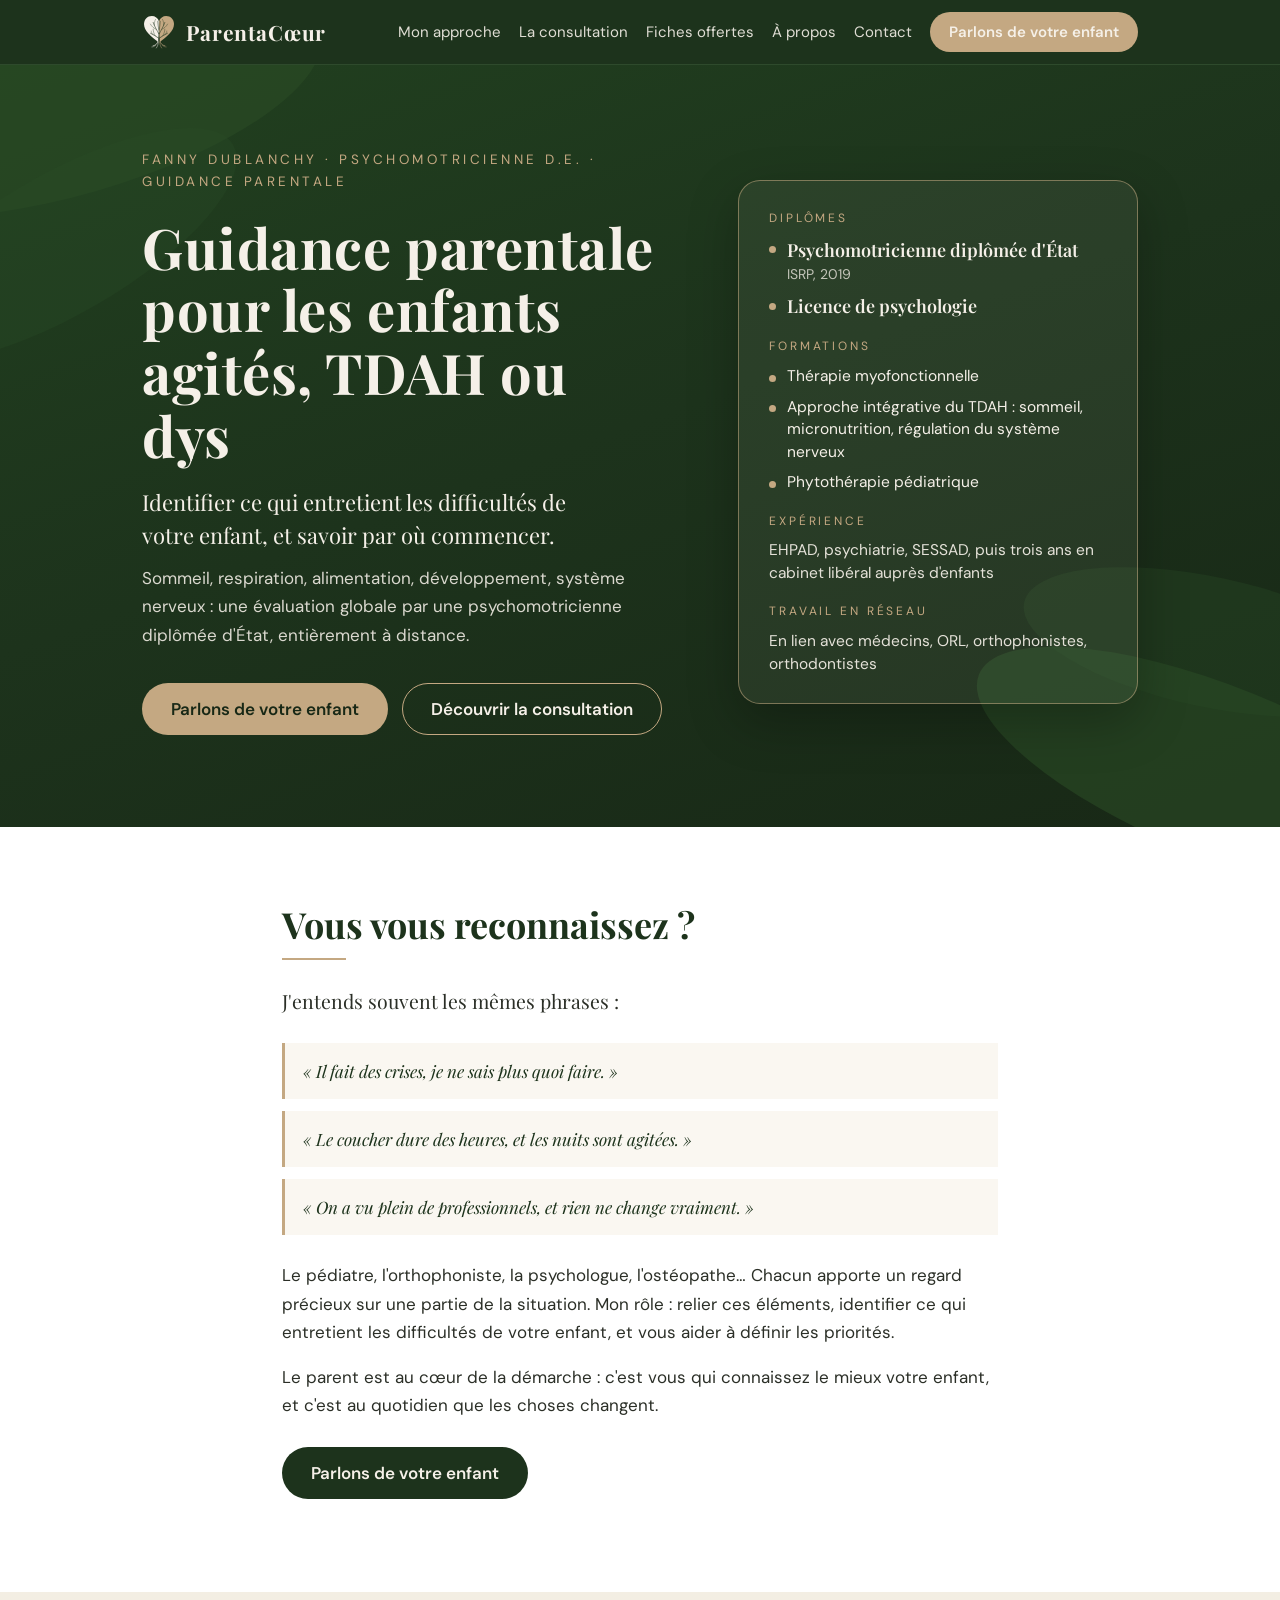
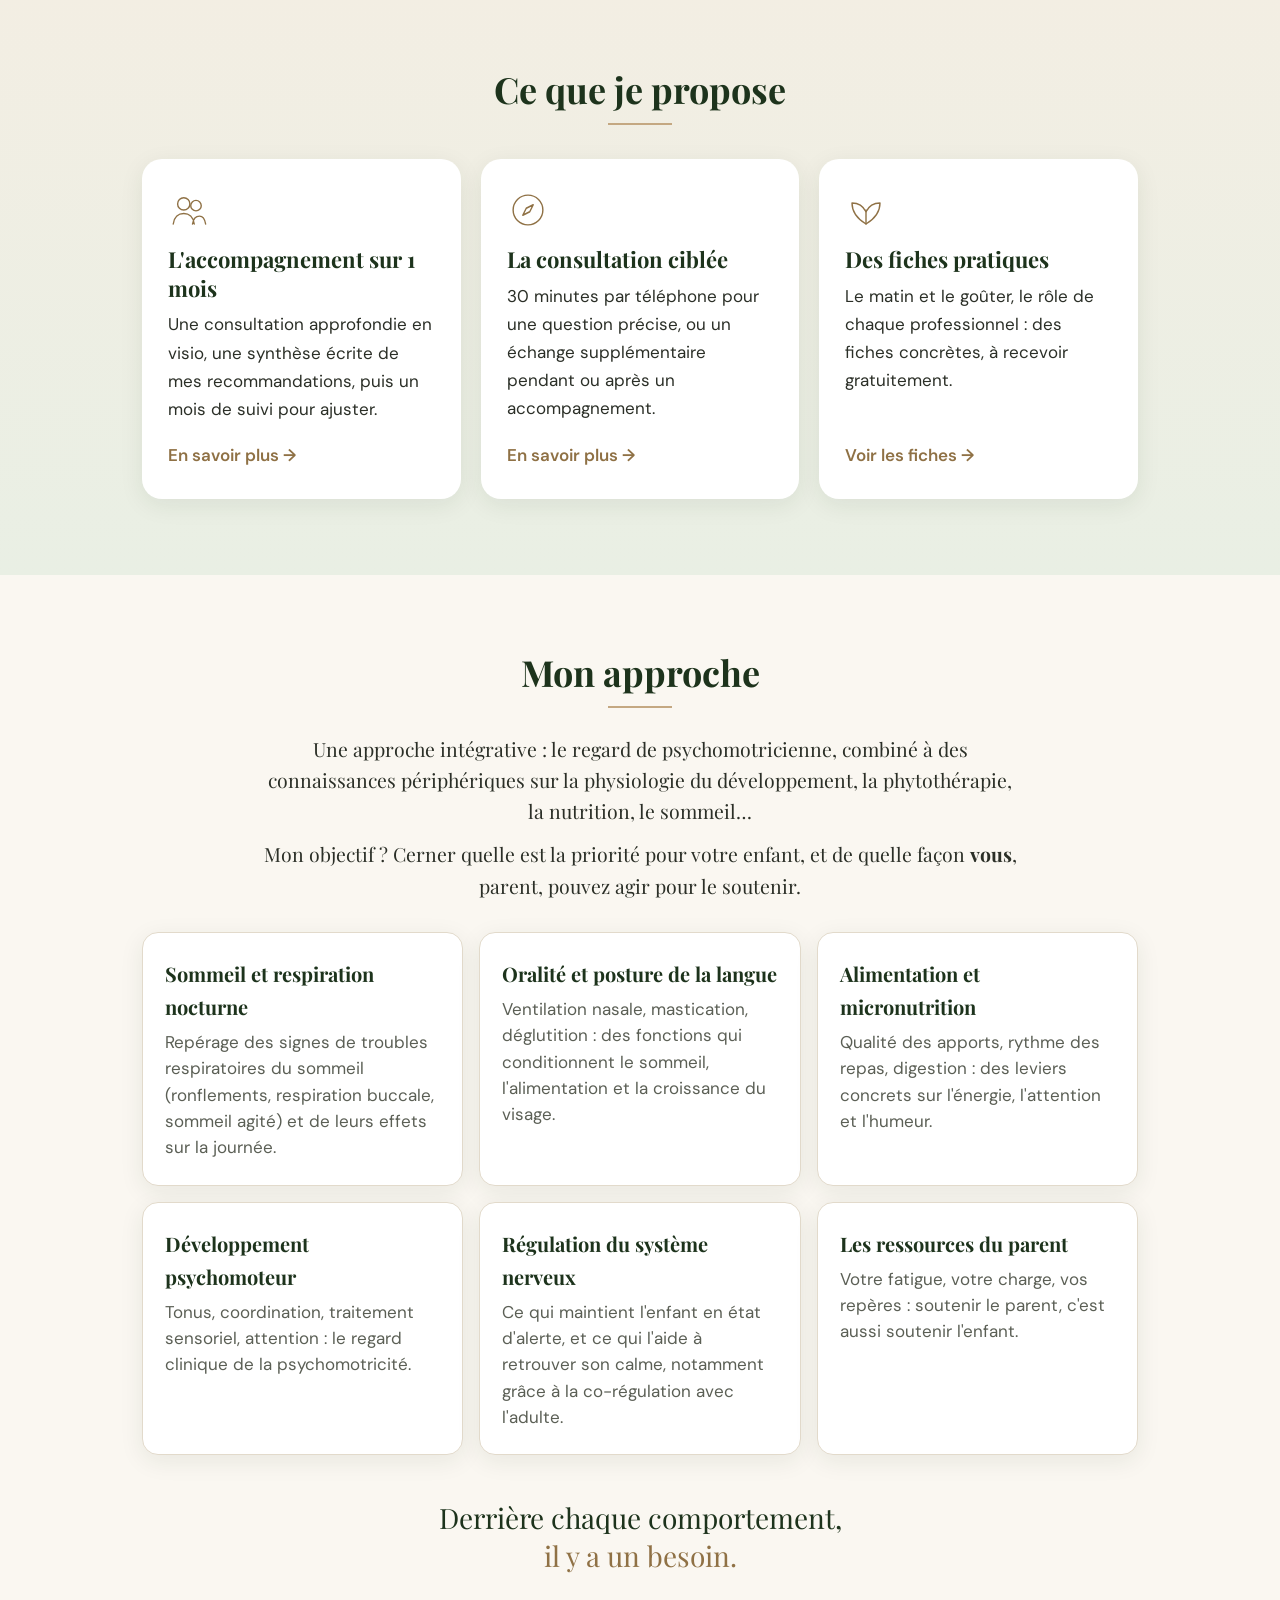
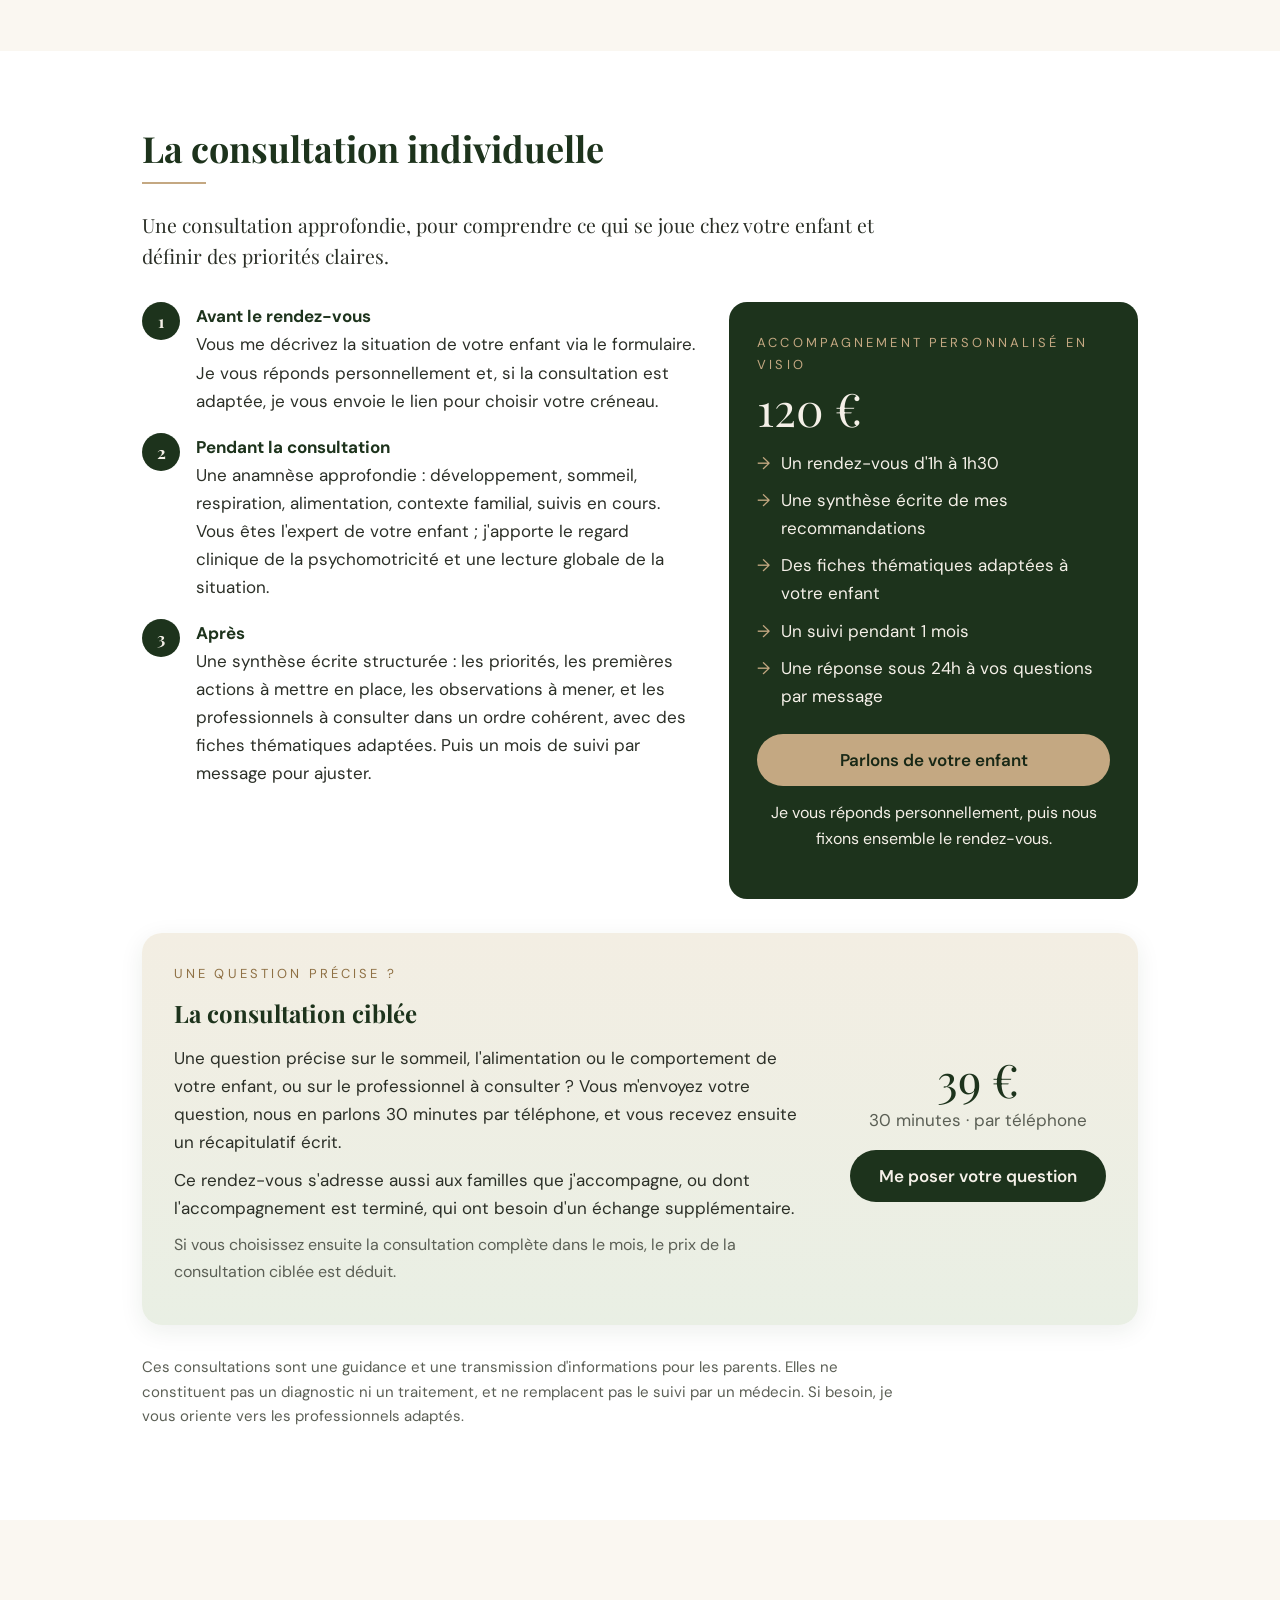
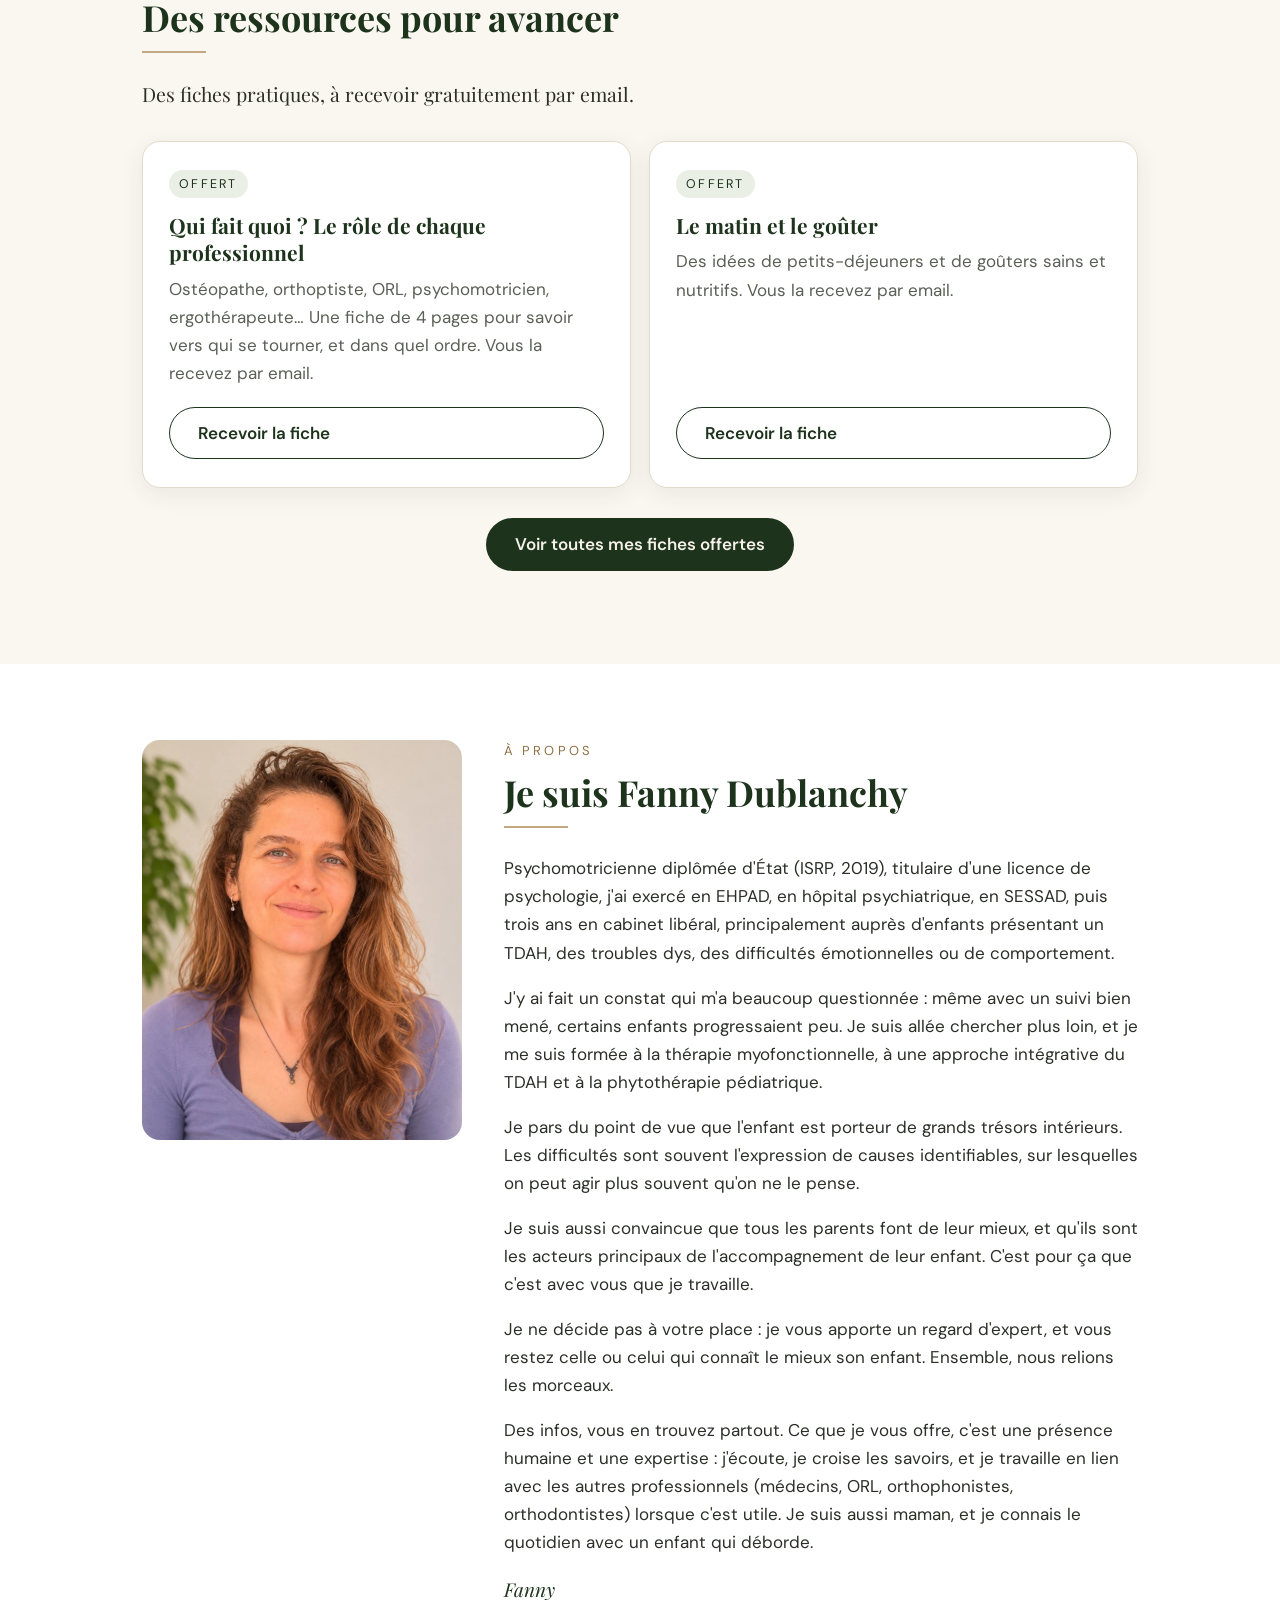
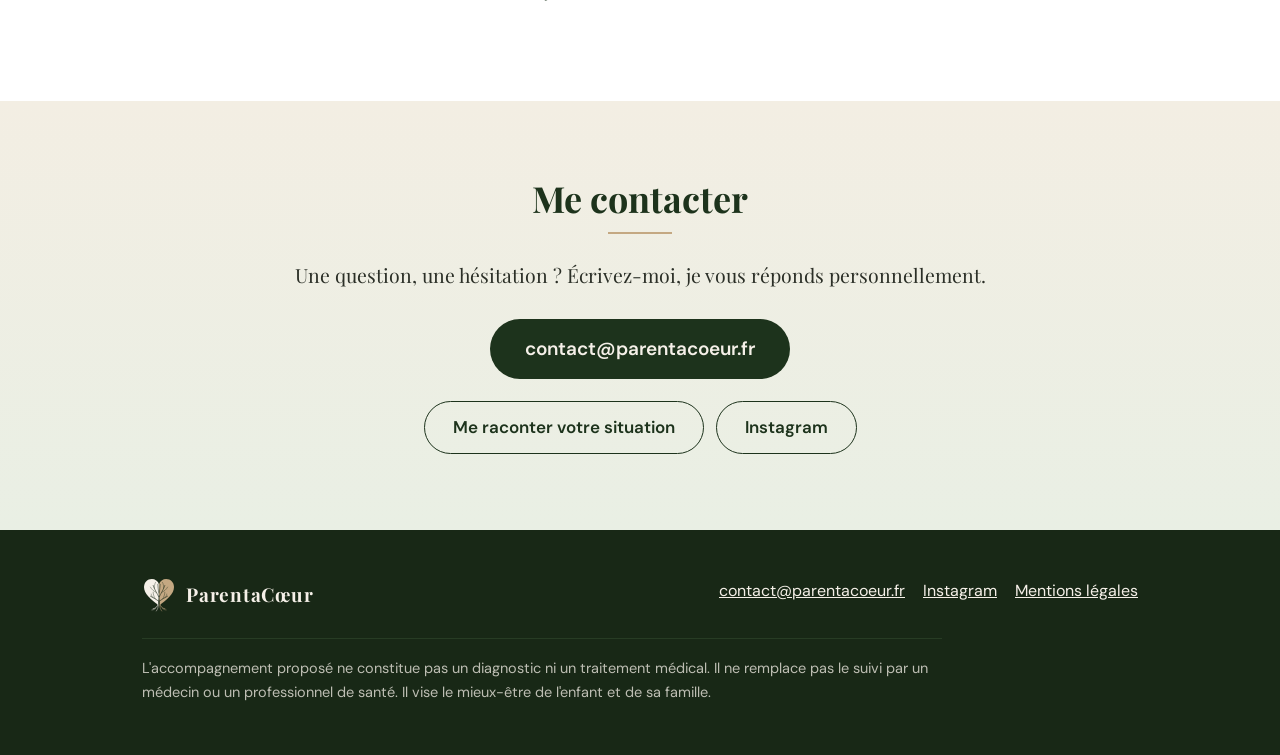
<file: index.html>
<!doctype html>
<html lang="fr">
<head>
<meta charset="utf-8">
<meta name="viewport" content="width=device-width, initial-scale=1">
<title>ParentaCœur · Guidance parentale par une psychomotricienne diplômée d'État</title>
<meta name="description" content="Fanny Dublanchy, psychomotricienne diplômée d'État, licence de psychologie. Guidance parentale à distance pour les enfants agités, TDAH ou dys : sommeil, respiration, alimentation, système nerveux.">
<link rel="icon" type="image/png" href="assets/favicon.png">
<link rel="preconnect" href="https://fonts.googleapis.com">
<link rel="preconnect" href="https://fonts.gstatic.com" crossorigin>
<link rel="stylesheet" href="https://fonts.googleapis.com/css2?family=DM+Sans:wght@400;500;700&family=Playfair+Display:ital,wght@0,500;0,600;1,500&display=swap">
<link rel="stylesheet" href="style.css">
</head>
<body>

<!-- Logo : le cœur et l'arbre de vie, réutilisé dans la barre et le pied de page -->
<svg width="0" height="0" style="position:absolute" aria-hidden="true">
  <defs>
    <mask id="arbre" maskUnits="userSpaceOnUse" x="0" y="0" width="1024" height="1024">
      <rect width="1024" height="1024" fill="#fff"/>
      <path d="M497,616 C505,560 508,480 510,400 L514,400 C516,480 519,560 527,616 Z" fill="#000"/>
      <path d="M512,405 L512,290" stroke="#000" stroke-width="6" stroke-linecap="round" fill="none"/>
      <g id="branches" fill="none" stroke="#000" stroke-linecap="round">
        <path d="M507,548 C474,522 432,502 390,478" stroke-width="9"/>
        <path d="M458,514 C440,490 430,456 428,420" stroke-width="5.5"/>
        <path d="M424,494 C410,482 402,466 400,446" stroke-width="5"/>
        <path d="M509,486 C486,440 452,392 428,322" stroke-width="8"/>
        <path d="M470,420 C440,408 408,384 388,346" stroke-width="5.5"/>
        <path d="M446,366 C442,334 448,302 462,278" stroke-width="5"/>
        <path d="M511,430 C502,392 494,352 490,306" stroke-width="5"/>
      </g>
      <use href="#branches" transform="translate(1024 0) scale(-1 1)"/>
    </mask>
    <symbol id="logo" viewBox="280 215 464 490">
      <g mask="url(#arbre)">
        <path d="M512,612 C392,522 296,446 296,346 C296,276 346,228 408,228 C456,228 496,258 512,300 Z" fill="#f5f0e8"/>
        <path d="M512,612 C632,522 728,446 728,346 C728,276 678,228 616,228 C568,228 528,258 512,300 Z" fill="#c4a882"/>
      </g>
      <g id="racines" fill="none" stroke="#f5f0e8" stroke-linecap="round">
        <path d="M498,590 C492,628 470,650 426,660" stroke-width="9"/>
        <path d="M462,654 C446,668 428,676 408,676" stroke-width="5"/>
        <path d="M502,604 C500,640 492,664 474,690" stroke-width="6.5"/>
      </g>
      <g fill="none" stroke="#c4a882" stroke-linecap="round" transform="translate(1024 0) scale(-1 1)">
        <path d="M498,590 C492,628 470,650 426,660" stroke-width="9"/>
        <path d="M462,654 C446,668 428,676 408,676" stroke-width="5"/>
        <path d="M502,604 C500,640 492,664 474,690" stroke-width="6.5"/>
      </g>
    </symbol>
  </defs>
</svg>

<header class="barre">
  <div class="contenu">
    <a class="marque" href="#accueil"><svg role="img" aria-label="Logo ParentaCœur"><use href="#logo"/></svg>ParentaCœur</a>
    <nav class="menu" aria-label="Menu principal">
      <a href="#approche">Mon approche</a>
      <a href="#consultation">La consultation</a>
      <a href="fiches.html">Fiches offertes</a>
      <a href="#a-propos">À propos</a>
      <a href="#contact">Contact</a>
      <a class="bouton bouton-or petit" href="https://tally.so/r/Zje2yz" target="_blank" rel="noopener">Parlons de votre enfant</a>
    </nav>
  </div>
</header>

<main>

<section class="accueil" id="accueil">
  <span class="feuille f1"></span><span class="feuille f2"></span><span class="feuille f3"></span><span class="feuille f4"></span>
  <div class="contenu accueil-grille">
    <div class="accueil-texte">
      <p class="surtitre">Fanny Dublanchy · Psychomotricienne D.E. · Guidance parentale</p>
      <h1>Guidance parentale pour les enfants agités, TDAH ou dys</h1>
      <p class="accroche">Identifier ce qui entretient les difficultés de votre enfant, et savoir par où commencer.</p>
      <p class="sous-accroche">Sommeil, respiration, alimentation, développement, système nerveux : une évaluation globale par une psychomotricienne diplômée d'État, entièrement à distance.</p>
      <div class="actions">
        <a class="bouton bouton-or" href="https://tally.so/r/Zje2yz" target="_blank" rel="noopener">Parlons de votre enfant</a>
        <a class="bouton bouton-contour" href="#consultation">Découvrir la consultation</a>
      </div>
    </div>
    <aside class="carte-titres" aria-label="Diplômes et formations">
      <p class="label">Diplômes</p>
      <ul>
        <li><strong>Psychomotricienne diplômée d'État</strong><span>ISRP, 2019</span></li>
        <li><strong>Licence de psychologie</strong></li>
      </ul>
      <p class="label">Formations</p>
      <ul>
        <li>Thérapie myofonctionnelle</li>
        <li>Approche intégrative du TDAH : sommeil, micronutrition, régulation du système nerveux</li>
        <li>Phytothérapie pédiatrique</li>
      </ul>
      <p class="label">Expérience</p>
      <p>EHPAD, psychiatrie, SESSAD, puis trois ans en cabinet libéral auprès d'enfants</p>
      <p class="label">Travail en réseau</p>
      <p>En lien avec médecins, ORL, orthophonistes, orthodontistes</p>
    </aside>
  </div>
</section>

<section class="clair">
  <div class="contenu etroit">
    <h2>Vous vous reconnaissez ?</h2>
    <div class="filet"></div>
    <p class="chapeau">J'entends souvent les mêmes phrases :</p>
    <ul class="reconnaitre">
      <li>« Il fait des crises, je ne sais plus quoi faire. »</li>
      <li>« Le coucher dure des heures, et les nuits sont agitées. »</li>
      <li>« On a vu plein de professionnels, et rien ne change vraiment. »</li>
    </ul>
    <p style="margin-top:26px">Le pédiatre, l'orthophoniste, la psychologue, l'ostéopathe… Chacun apporte un regard précieux sur une partie de la situation. Mon rôle : relier ces éléments, identifier ce qui entretient les difficultés de votre enfant, et vous aider à définir les priorités.</p>
    <p>Le parent est au cœur de la démarche : c'est vous qui connaissez le mieux votre enfant, et c'est au quotidien que les choses changent.</p>
    <p style="margin-top:28px"><a class="bouton bouton-vert" href="https://tally.so/r/Zje2yz" target="_blank" rel="noopener">Parlons de votre enfant</a></p>
  </div>
</section>

<section class="teinte" id="propositions">
  <div class="contenu">
    <div class="centre">
      <h2>Ce que je propose</h2>
      <div class="filet"></div>
    </div>
    <div class="cartes">
      <a class="carte" href="#consultation">
        <svg class="icone" viewBox="0 0 48 48" aria-hidden="true"><circle cx="18" cy="17" r="7"/><circle cx="32" cy="19" r="6"/><path d="M6 40c1-8 6-12 12-12s11 4 12 12M28 40c1-6 4-9 8-9s6 3 7 9"/></svg>
        <h3>L'accompagnement sur 1 mois</h3>
        <p>Une consultation approfondie en visio, une synthèse écrite de mes recommandations, puis un mois de suivi pour ajuster.</p>
        <span class="carte-lien">En savoir plus →</span>
      </a>
      <a class="carte" href="#boussole">
        <svg class="icone" viewBox="0 0 48 48" aria-hidden="true"><circle cx="24" cy="24" r="17"/><path d="M30 18l-4 8-8 4 4-8z"/></svg>
        <h3>La consultation ciblée</h3>
        <p>30 minutes par téléphone pour une question précise, ou un échange supplémentaire pendant ou après un accompagnement.</p>
        <span class="carte-lien">En savoir plus →</span>
      </a>
      <a class="carte" href="fiches.html">
        <svg class="icone" viewBox="0 0 48 48" aria-hidden="true"><path d="M24 40C14 34 8 26 8 16c8 0 13 4 16 10 3-6 8-10 16-10 0 10-6 18-16 24z"/><path d="M24 40V24"/></svg>
        <h3>Des fiches pratiques</h3>
        <p>Le matin et le goûter, le rôle de chaque professionnel : des fiches concrètes, à recevoir gratuitement.</p>
        <span class="carte-lien">Voir les fiches →</span>
      </a>
    </div>
  </div>
</section>

<section id="approche">
  <div class="contenu">
    <div class="centre">
      <h2>Mon approche</h2>
      <div class="filet"></div>
      <p class="chapeau etroit" style="margin:0 auto 12px">Une approche intégrative : le regard de psychomotricienne, combiné à des connaissances périphériques sur la physiologie du développement, la phytothérapie, la nutrition, le sommeil…</p>
      <p class="chapeau etroit" style="margin:0 auto">Mon objectif ? Cerner quelle est la priorité pour votre enfant, et de quelle façon <strong>vous</strong>, parent, pouvez agir pour le soutenir.</p>
    </div>
    <div class="piliers">
      <div class="pilier"><h3>Sommeil et respiration nocturne</h3><p>Repérage des signes de troubles respiratoires du sommeil (ronflements, respiration buccale, sommeil agité) et de leurs effets sur la journée.</p></div>
      <div class="pilier"><h3>Oralité et posture de la langue</h3><p>Ventilation nasale, mastication, déglutition : des fonctions qui conditionnent le sommeil, l'alimentation et la croissance du visage.</p></div>
      <div class="pilier"><h3>Alimentation et micronutrition</h3><p>Qualité des apports, rythme des repas, digestion : des leviers concrets sur l'énergie, l'attention et l'humeur.</p></div>
      <div class="pilier"><h3>Développement psychomoteur</h3><p>Tonus, coordination, traitement sensoriel, attention : le regard clinique de la psychomotricité.</p></div>
      <div class="pilier"><h3>Régulation du système nerveux</h3><p>Ce qui maintient l'enfant en état d'alerte, et ce qui l'aide à retrouver son calme, notamment grâce à la co-régulation avec l'adulte.</p></div>
      <div class="pilier"><h3>Les ressources du parent</h3><p>Votre fatigue, votre charge, vos repères : soutenir le parent, c'est aussi soutenir l'enfant.</p></div>
    </div>
    <p class="citation">Derrière chaque comportement, <span>il y a un besoin.</span></p>
  </div>
</section>

<section class="clair" id="consultation">
  <div class="contenu">
    <h2>La consultation individuelle</h2>
    <div class="filet"></div>
    <p class="chapeau etroit">Une consultation approfondie, pour comprendre ce qui se joue chez votre enfant et définir des priorités claires.</p>
    <div class="offre">
      <ol class="etapes">
        <li><strong>Avant le rendez-vous</strong>Vous me décrivez la situation de votre enfant via le formulaire. Je vous réponds personnellement et, si la consultation est adaptée, je vous envoie le lien pour choisir votre créneau.</li>
        <li><strong>Pendant la consultation</strong>Une anamnèse approfondie : développement, sommeil, respiration, alimentation, contexte familial, suivis en cours. Vous êtes l'expert de votre enfant ; j'apporte le regard clinique de la psychomotricité et une lecture globale de la situation.</li>
        <li><strong>Après</strong>Une synthèse écrite structurée : les priorités, les premières actions à mettre en place, les observations à mener, et les professionnels à consulter dans un ordre cohérent, avec des fiches thématiques adaptées. Puis un mois de suivi par message pour ajuster.</li>
      </ol>
      <aside class="carte-offre">
        <p class="label">Accompagnement personnalisé en visio</p>
        <p class="prix">120 €</p>
        <ul>
          <li>Un rendez-vous d'1h à 1h30</li>
          <li>Une synthèse écrite de mes recommandations</li>
          <li>Des fiches thématiques adaptées à votre enfant</li>
          <li>Un suivi pendant 1 mois</li>
          <li>Une réponse sous 24h à vos questions par message</li>
        </ul>
        <a class="bouton bouton-or" href="https://tally.so/r/Zje2yz" target="_blank" rel="noopener">Parlons de votre enfant</a>
        <p class="lien-doux">Je vous réponds personnellement, puis nous fixons ensemble le rendez-vous.</p>
      </aside>
    </div>
    <div class="boussole" id="boussole">
      <div>
        <p class="label">Une question précise ?</p>
        <h3>La consultation ciblée</h3>
        <p>Une question précise sur le sommeil, l'alimentation ou le comportement de votre enfant, ou sur le professionnel à consulter ? Vous m'envoyez votre question, nous en parlons 30 minutes par téléphone, et vous recevez ensuite un récapitulatif écrit.</p>
        <p>Ce rendez-vous s'adresse aussi aux familles que j'accompagne, ou dont l'accompagnement est terminé, qui ont besoin d'un échange supplémentaire.</p>
        <p class="boussole-note">Si vous choisissez ensuite la consultation complète dans le mois, le prix de la consultation ciblée est déduit.</p>
      </div>
      <div class="boussole-prix">
        <p class="prix">39 €</p>
        <p>30 minutes · par téléphone</p>
        <a class="bouton bouton-vert" href="https://tally.so/r/Zje2yz" target="_blank" rel="noopener">Me poser votre question</a>
      </div>
    </div>
    <p style="margin-top:30px;font-size:15px;color:var(--texte-doux)" class="etroit">Ces consultations sont une guidance et une transmission d'informations pour les parents. Elles ne constituent pas un diagnostic ni un traitement, et ne remplacent pas le suivi par un médecin. Si besoin, je vous oriente vers les professionnels adaptés.</p>
  </div>
</section>

<section id="ressources">
  <div class="contenu">
    <h2>Des ressources pour avancer</h2>
    <div class="filet"></div>
    <p class="chapeau etroit">Des fiches pratiques, à recevoir gratuitement par email.</p>
    <div class="ressources">
      <article class="ressource">
        <span class="etiquette offert">Offert</span>
        <h3>Qui fait quoi ? Le rôle de chaque professionnel</h3>
        <p>Ostéopathe, orthoptiste, ORL, psychomotricien, ergothérapeute… Une fiche de 4 pages pour savoir vers qui se tourner, et dans quel ordre. Vous la recevez par email.</p>
        <a class="bouton bouton-contour-vert" href="https://30d179c1.sibforms.com/serve/[base64]" target="_blank" rel="noopener">Recevoir la fiche</a>
      </article>
      <article class="ressource">
        <span class="etiquette offert">Offert</span>
        <h3>Le matin et le goûter</h3>
        <p>Des idées de petits-déjeuners et de goûters sains et nutritifs. Vous la recevez par email.</p>
        <a class="bouton bouton-contour-vert" href="https://30d179c1.sibforms.com/serve/[base64]" target="_blank" rel="noopener">Recevoir la fiche</a>
      </article>
    </div>
    <p style="text-align:center;margin-top:30px"><a class="bouton bouton-vert" href="fiches.html">Voir toutes mes fiches offertes</a></p>
  </div>
</section>

<section class="clair" id="a-propos">
  <div class="contenu apropos">
    <img src="assets/fanny-pro.jpg" alt="Fanny Dublanchy, psychomotricienne" width="960" height="1280" loading="lazy">
    <div>
      <p class="label">À propos</p>
      <h2>Je suis Fanny Dublanchy</h2>
      <div class="filet"></div>
      <p>Psychomotricienne diplômée d'État (ISRP, 2019), titulaire d'une licence de psychologie, j'ai exercé en EHPAD, en hôpital psychiatrique, en SESSAD, puis trois ans en cabinet libéral, principalement auprès d'enfants présentant un TDAH, des troubles dys, des difficultés émotionnelles ou de comportement.</p>
      <p>J'y ai fait un constat qui m'a beaucoup questionnée : même avec un suivi bien mené, certains enfants progressaient peu. Je suis allée chercher plus loin, et je me suis formée à la thérapie myofonctionnelle, à une approche intégrative du TDAH et à la phytothérapie pédiatrique.</p>
      <p>Je pars du point de vue que l'enfant est porteur de grands trésors intérieurs. Les difficultés sont souvent l'expression de causes identifiables, sur lesquelles on peut agir plus souvent qu'on ne le pense.</p>
      <p>Je suis aussi convaincue que tous les parents font de leur mieux, et qu'ils sont les acteurs principaux de l'accompagnement de leur enfant. C'est pour ça que c'est avec vous que je travaille.</p>
      <p>Je ne décide pas à votre place : je vous apporte un regard d'expert, et vous restez celle ou celui qui connaît le mieux son enfant. Ensemble, nous relions les morceaux.</p>
      <p>Des infos, vous en trouvez partout. Ce que je vous offre, c'est une présence humaine et une expertise : j'écoute, je croise les savoirs, et je travaille en lien avec les autres professionnels (médecins, ORL, orthophonistes, orthodontistes) lorsque c'est utile. Je suis aussi maman, et je connais le quotidien avec un enfant qui déborde.</p>
      <p class="signature">Fanny</p>
    </div>
  </div>
</section>

<section class="teinte" id="contact">
  <div class="contenu etroit centre">
    <h2>Me contacter</h2>
    <div class="filet"></div>
    <p class="chapeau">Une question, une hésitation ? Écrivez-moi, je vous réponds personnellement.</p>
    <a class="bouton bouton-vert grand" href="mailto:contact@parentacoeur.fr">contact@parentacoeur.fr</a>
    <div class="contacts">
      <a class="bouton bouton-contour-vert" href="https://tally.so/r/Zje2yz" target="_blank" rel="noopener">Me raconter votre situation</a>
      <a class="bouton bouton-contour-vert" href="https://www.instagram.com/parentacoeur/" target="_blank" rel="noopener">Instagram</a>
    </div>
  </div>
</section>

</main>

<footer>
  <div class="contenu">
    <div class="pied">
      <a class="marque" href="#accueil"><svg role="img" aria-label="Logo ParentaCœur"><use href="#logo"/></svg>ParentaCœur</a>
      <nav aria-label="Liens utiles">
        <a href="mailto:contact@parentacoeur.fr">contact@parentacoeur.fr</a>
        <a href="https://www.instagram.com/parentacoeur/" target="_blank" rel="noopener">Instagram</a>
        <a href="mentions-legales.html">Mentions légales</a>
      </nav>
    </div>
    <p class="mention">L'accompagnement proposé ne constitue pas un diagnostic ni un traitement médical. Il ne remplace pas le suivi par un médecin ou un professionnel de santé. Il vise le mieux-être de l'enfant et de sa famille.</p>
  </div>
</footer>

</body>
</html>
</file>
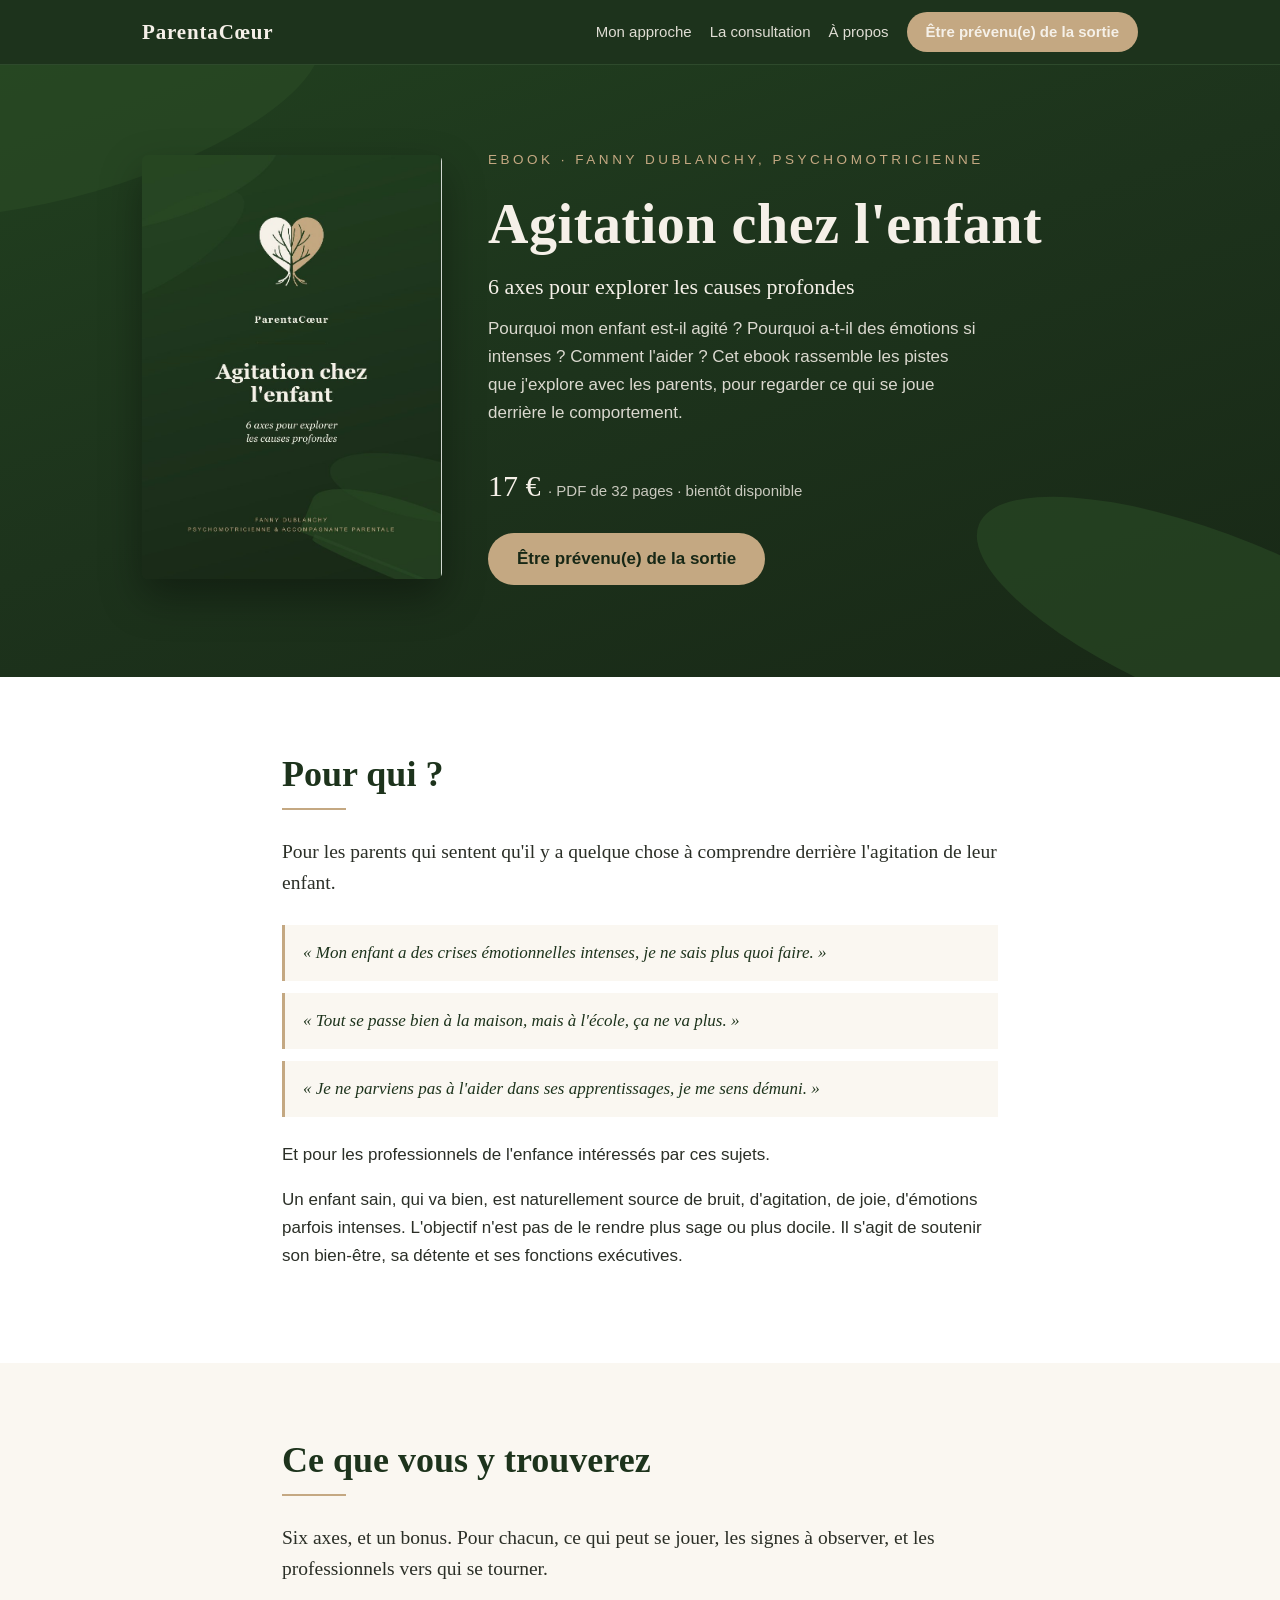
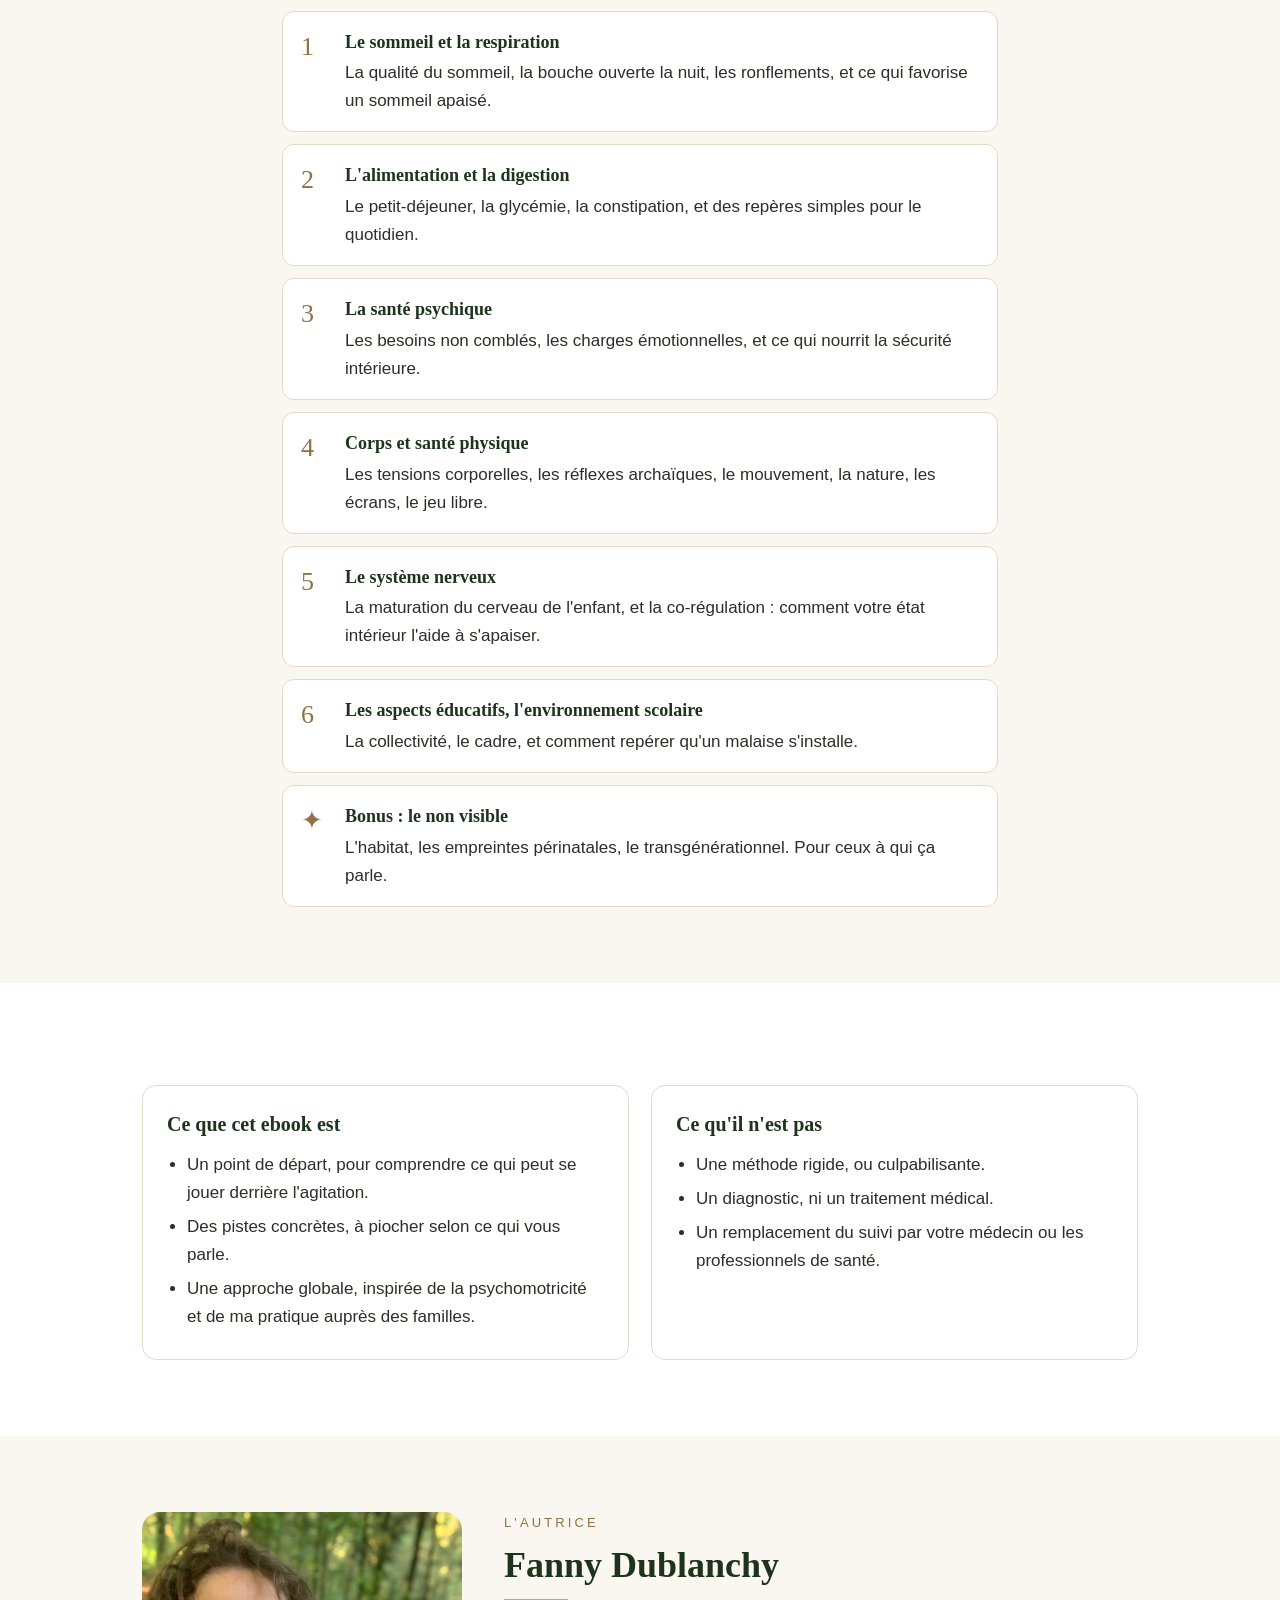
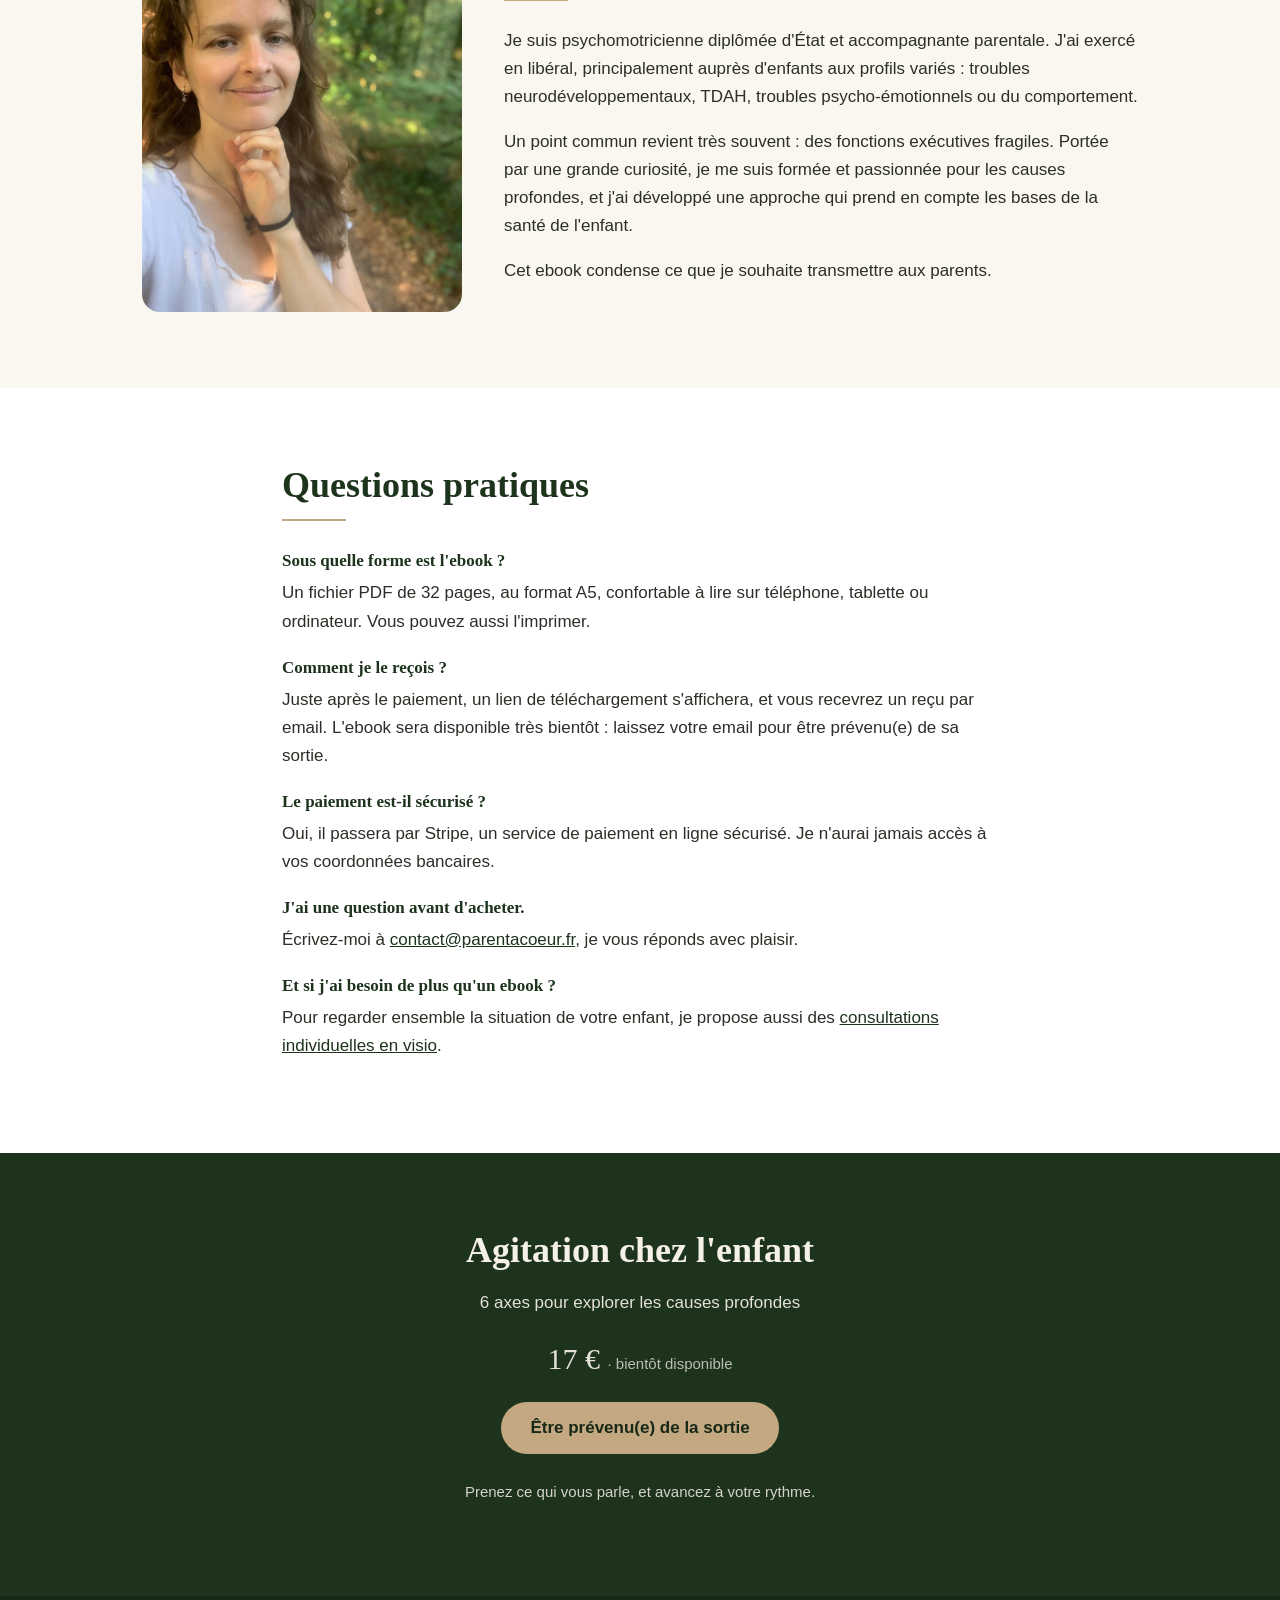
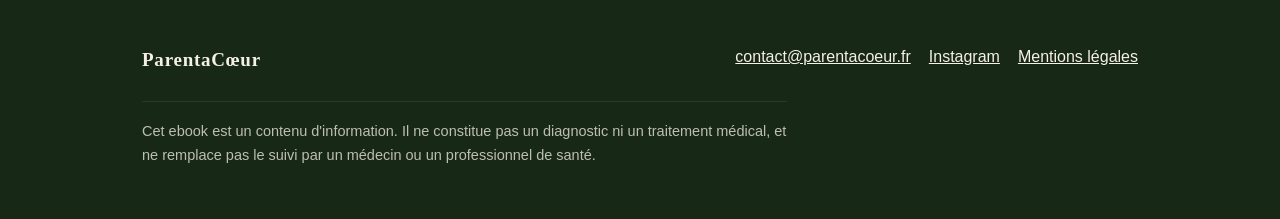
<file: ebook.html>
<!doctype html>
<html lang="fr">
<head>
<meta charset="utf-8">
<meta name="viewport" content="width=device-width, initial-scale=1">
<title>Ebook « Agitation chez l'enfant » · ParentaCœur</title>
<meta name="description" content="Agitation chez l'enfant : 6 axes pour explorer les causes profondes. Un ebook de Fanny Dublanchy, psychomotricienne. Sommeil, alimentation, santé psychique, corps, système nerveux, aspects éducatifs.">
<link rel="icon" type="image/png" href="assets/favicon.png">
<link rel="stylesheet" href="style.css">
<style>
  .vente-haut { display: grid; grid-template-columns: 300px 1fr; gap: 46px; align-items: center; }
  .vente-haut img { border-radius: 6px; box-shadow: 0 18px 40px rgba(0,0,0,.35); width: 100%; height: auto; }
  .vente-haut h1 { text-align: left; margin: 0 0 14px; max-width: none; }
  .vente-haut .accroche, .vente-haut .sous-accroche { text-align: left; margin-left: 0; }
  .prix-ligne { font-family: var(--serif); font-size: 30px; margin: 0 0 22px; }
  .prix-ligne small { font-family: var(--sans); font-size: 15px; opacity: .8; }
  .axes { list-style: none; padding: 0; margin: 26px 0 0; display: grid; gap: 12px; }
  .axes li { background: #fff; border: 1px solid var(--ligne); border-radius: 12px; padding: 16px 18px 16px 62px; position: relative; }
  .axes li b { color: var(--vert); font-family: var(--serif); font-size: 18px; display: block; margin-bottom: 2px; }
  .axes li span.n { position: absolute; left: 18px; top: 14px; font-family: var(--serif); font-size: 26px; color: var(--or-fonce); }
  .deux { display: grid; grid-template-columns: 1fr 1fr; gap: 22px; margin-top: 26px; }
  .boite { background: #fff; border: 1px solid var(--ligne); border-radius: 14px; padding: 22px 24px; }
  .boite h3 { font-family: var(--serif); color: var(--vert); font-size: 20px; margin: 0 0 10px; }
  .boite ul { margin: 0; padding-left: 20px; }
  .boite li { margin-bottom: 6px; }
  .faq dt { font-family: var(--serif); color: var(--vert); font-weight: bold; margin-top: 18px; }
  .faq dd { margin: 4px 0 0; }
  .final { text-align: center; }
  .final .prix-ligne { margin-bottom: 18px; }
  @media (max-width: 820px) {
    .vente-haut, .deux { grid-template-columns: 1fr; }
    .vente-haut img { max-width: 240px; }
  }
</style>
</head>
<body>

<header class="barre">
  <div class="contenu">
    <a class="marque" href="index.html">ParentaCœur</a>
    <nav class="menu" aria-label="Menu principal">
      <a href="index.html#approche">Mon approche</a>
      <a href="index.html#consultation">La consultation</a>
      <a href="index.html#a-propos">À propos</a>
      <a class="bouton bouton-or petit" href="https://tally.so/r/kdDV0Z" target="_blank" rel="noopener">Être prévenu(e) de la sortie</a>
    </nav>
  </div>
</header>

<main>

<section class="accueil" style="text-align:left">
  <span class="feuille f1"></span><span class="feuille f3"></span>
  <div class="contenu vente-haut">
    <img src="assets/ebook-couverture.jpg" alt="Couverture de l'ebook Agitation chez l'enfant" width="760" height="1075">
    <div>
      <p class="surtitre">Ebook · Fanny Dublanchy, psychomotricienne</p>
      <h1>Agitation chez l'enfant</h1>
      <p class="accroche">6 axes pour explorer les causes profondes</p>
      <p class="sous-accroche">Pourquoi mon enfant est-il agité ? Pourquoi a-t-il des émotions si intenses ? Comment l'aider ? Cet ebook rassemble les pistes que j'explore avec les parents, pour regarder ce qui se joue derrière le comportement.</p>
      <p class="prix-ligne">17 € <small>· PDF de 32 pages · bientôt disponible</small></p>
      <a class="bouton bouton-or" href="https://tally.so/r/kdDV0Z" target="_blank" rel="noopener">Être prévenu(e) de la sortie</a>
    </div>
  </div>
</section>

<section class="clair">
  <div class="contenu etroit">
    <h2>Pour qui ?</h2>
    <div class="filet"></div>
    <p class="chapeau">Pour les parents qui sentent qu'il y a quelque chose à comprendre derrière l'agitation de leur enfant.</p>
    <ul class="reconnaitre">
      <li>« Mon enfant a des crises émotionnelles intenses, je ne sais plus quoi faire. »</li>
      <li>« Tout se passe bien à la maison, mais à l'école, ça ne va plus. »</li>
      <li>« Je ne parviens pas à l'aider dans ses apprentissages, je me sens démuni. »</li>
    </ul>
    <p style="margin-top:24px">Et pour les professionnels de l'enfance intéressés par ces sujets.</p>
    <p>Un enfant sain, qui va bien, est naturellement source de bruit, d'agitation, de joie, d'émotions parfois intenses. L'objectif n'est pas de le rendre plus sage ou plus docile. Il s'agit de soutenir son bien-être, sa détente et ses fonctions exécutives.</p>
  </div>
</section>

<section>
  <div class="contenu etroit">
    <h2>Ce que vous y trouverez</h2>
    <div class="filet"></div>
    <p class="chapeau">Six axes, et un bonus. Pour chacun, ce qui peut se jouer, les signes à observer, et les professionnels vers qui se tourner.</p>
    <ul class="axes">
      <li><span class="n">1</span><b>Le sommeil et la respiration</b>La qualité du sommeil, la bouche ouverte la nuit, les ronflements, et ce qui favorise un sommeil apaisé.</li>
      <li><span class="n">2</span><b>L'alimentation et la digestion</b>Le petit-déjeuner, la glycémie, la constipation, et des repères simples pour le quotidien.</li>
      <li><span class="n">3</span><b>La santé psychique</b>Les besoins non comblés, les charges émotionnelles, et ce qui nourrit la sécurité intérieure.</li>
      <li><span class="n">4</span><b>Corps et santé physique</b>Les tensions corporelles, les réflexes archaïques, le mouvement, la nature, les écrans, le jeu libre.</li>
      <li><span class="n">5</span><b>Le système nerveux</b>La maturation du cerveau de l'enfant, et la co-régulation : comment votre état intérieur l'aide à s'apaiser.</li>
      <li><span class="n">6</span><b>Les aspects éducatifs, l'environnement scolaire</b>La collectivité, le cadre, et comment repérer qu'un malaise s'installe.</li>
      <li><span class="n">✦</span><b>Bonus : le non visible</b>L'habitat, les empreintes périnatales, le transgénérationnel. Pour ceux à qui ça parle.</li>
    </ul>
  </div>
</section>

<section class="clair">
  <div class="contenu">
    <div class="deux">
      <div class="boite">
        <h3>Ce que cet ebook est</h3>
        <ul>
          <li>Un point de départ, pour comprendre ce qui peut se jouer derrière l'agitation.</li>
          <li>Des pistes concrètes, à piocher selon ce qui vous parle.</li>
          <li>Une approche globale, inspirée de la psychomotricité et de ma pratique auprès des familles.</li>
        </ul>
      </div>
      <div class="boite">
        <h3>Ce qu'il n'est pas</h3>
        <ul>
          <li>Une méthode rigide, ou culpabilisante.</li>
          <li>Un diagnostic, ni un traitement médical.</li>
          <li>Un remplacement du suivi par votre médecin ou les professionnels de santé.</li>
        </ul>
      </div>
    </div>
  </div>
</section>

<section>
  <div class="contenu apropos">
    <img src="assets/fanny.jpg" alt="Fanny Dublanchy" width="900" height="1196" loading="lazy">
    <div>
      <p class="label">L'autrice</p>
      <h2>Fanny Dublanchy</h2>
      <div class="filet"></div>
      <p>Je suis psychomotricienne diplômée d'État et accompagnante parentale. J'ai exercé en libéral, principalement auprès d'enfants aux profils variés : troubles neurodéveloppementaux, TDAH, troubles psycho-émotionnels ou du comportement.</p>
      <p>Un point commun revient très souvent : des fonctions exécutives fragiles. Portée par une grande curiosité, je me suis formée et passionnée pour les causes profondes, et j'ai développé une approche qui prend en compte les bases de la santé de l'enfant.</p>
      <p>Cet ebook condense ce que je souhaite transmettre aux parents.</p>
    </div>
  </div>
</section>

<section class="clair">
  <div class="contenu etroit">
    <h2>Questions pratiques</h2>
    <div class="filet"></div>
    <dl class="faq">
      <dt>Sous quelle forme est l'ebook ?</dt>
      <dd>Un fichier PDF de 32 pages, au format A5, confortable à lire sur téléphone, tablette ou ordinateur. Vous pouvez aussi l'imprimer.</dd>
      <dt>Comment je le reçois ?</dt>
      <dd>Juste après le paiement, un lien de téléchargement s'affichera, et vous recevrez un reçu par email. L'ebook sera disponible très bientôt : laissez votre email pour être prévenu(e) de sa sortie.</dd>
      <dt>Le paiement est-il sécurisé ?</dt>
      <dd>Oui, il passera par Stripe, un service de paiement en ligne sécurisé. Je n'aurai jamais accès à vos coordonnées bancaires.</dd>
      <dt>J'ai une question avant d'acheter.</dt>
      <dd>Écrivez-moi à <a href="mailto:contact@parentacoeur.fr">contact@parentacoeur.fr</a>, je vous réponds avec plaisir.</dd>
      <dt>Et si j'ai besoin de plus qu'un ebook ?</dt>
      <dd>Pour regarder ensemble la situation de votre enfant, je propose aussi des <a href="index.html#consultation">consultations individuelles en visio</a>.</dd>
    </dl>
  </div>
</section>

<section class="rdv final">
  <div class="contenu etroit">
    <h2>Agitation chez l'enfant</h2>
    <p>6 axes pour explorer les causes profondes</p>
    <p class="prix-ligne">17 € <small>· bientôt disponible</small></p>
    <a class="bouton bouton-or" href="https://tally.so/r/kdDV0Z" target="_blank" rel="noopener">Être prévenu(e) de la sortie</a>
    <p style="margin-top:26px;font-size:15px;opacity:.85">Prenez ce qui vous parle, et avancez à votre rythme.</p>
  </div>
</section>

</main>

<footer>
  <div class="contenu">
    <div class="pied">
      <a class="marque" href="index.html">ParentaCœur</a>
      <nav aria-label="Liens utiles">
        <a href="mailto:contact@parentacoeur.fr">contact@parentacoeur.fr</a>
        <a href="https://www.instagram.com/parentacoeur/" target="_blank" rel="noopener">Instagram</a>
        <a href="mentions-legales.html">Mentions légales</a>
      </nav>
    </div>
    <p class="mention">Cet ebook est un contenu d'information. Il ne constitue pas un diagnostic ni un traitement médical, et ne remplace pas le suivi par un médecin ou un professionnel de santé.</p>
  </div>
</footer>

</body>
</html>
</file>
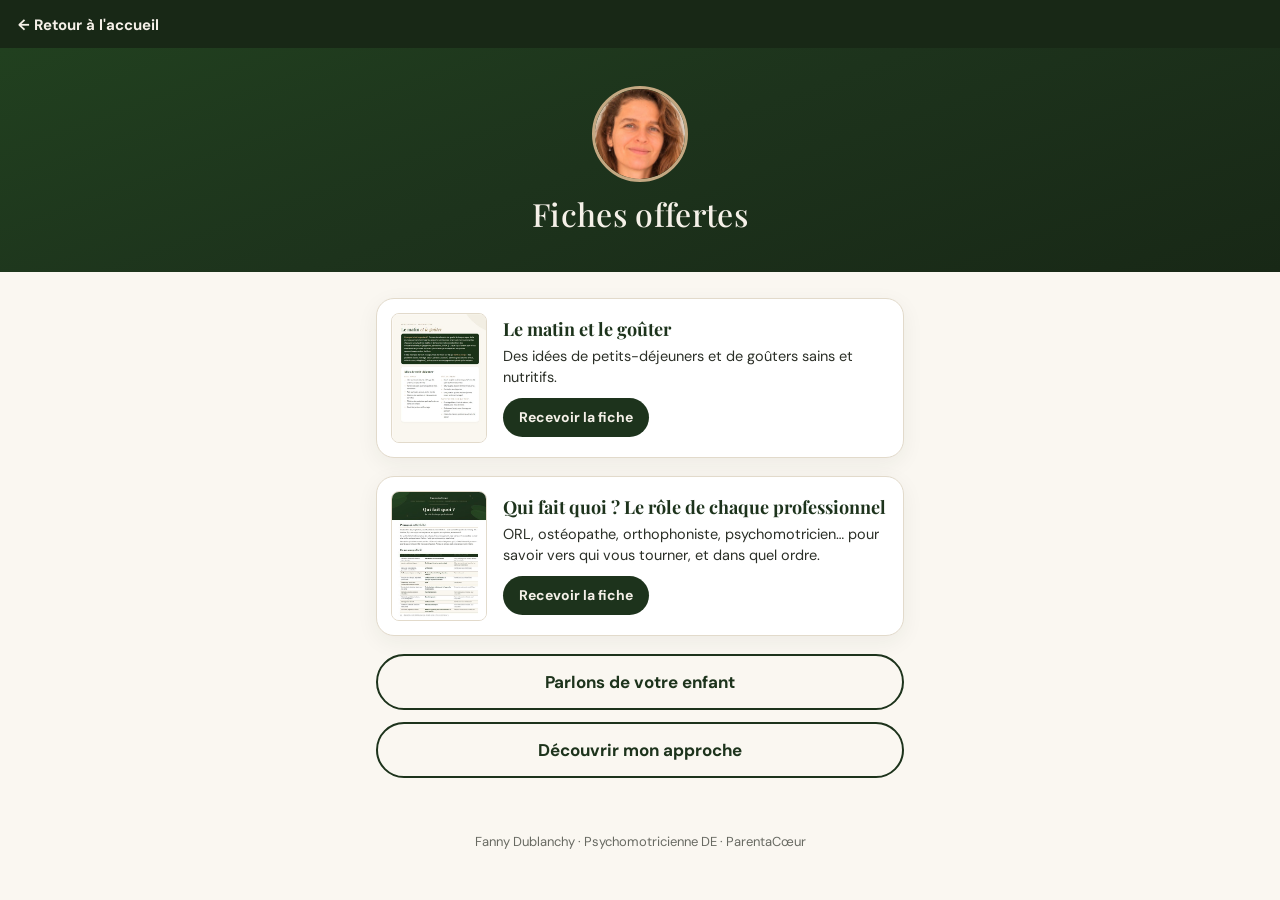
<file: fiches.html>
<!doctype html>
<html lang="fr">
<head>
<meta charset="utf-8">
<meta name="viewport" content="width=device-width, initial-scale=1">
<title>Fiches offertes · ParentaCœur</title>
<meta name="description" content="Les fiches offertes de Fanny Dublanchy, psychomotricienne : des repas qui tiennent au corps, savoir vers quel professionnel vous tourner.">
<link rel="icon" type="image/png" href="assets/favicon.png">
<link rel="preconnect" href="https://fonts.googleapis.com">
<link rel="preconnect" href="https://fonts.gstatic.com" crossorigin>
<link rel="stylesheet" href="https://fonts.googleapis.com/css2?family=DM+Sans:wght@400;500;700&family=Playfair+Display:ital,wght@0,500;0,600;1,500&display=swap">
<link rel="stylesheet" href="style.css">
<style>
  .haut-fiches { background: linear-gradient(160deg, #21401f 0%, var(--vert) 48%, var(--vert-fonce) 100%); color: var(--creme); text-align: center; padding: 38px 18px 34px; }
  .retour { background: var(--vert-fonce); padding: 10px 18px; }
  .retour a { display: inline-flex; align-items: center; gap: 8px; color: var(--creme); text-decoration: none; font-size: 15px; font-weight: 700; }
  .retour a:hover { color: var(--or); }
  .haut-fiches img { display: block; margin: 0 auto; width: 96px; height: 96px; border-radius: 50%; object-fit: cover; object-position: 50% 50%; border: 3px solid var(--or); }
  .haut-fiches h1 { font-family: var(--serif); font-weight: 500; font-size: 32px; margin: 14px auto 6px; max-width: none; color: var(--creme); text-align: center; }
  .haut-fiches p { margin: 0 auto; max-width: 480px; opacity: .92; font-size: 16px; }
  .liste-fiches { max-width: 560px; margin: 0 auto; padding: 26px 16px 10px; display: grid; gap: 18px; }
  .fiche { display: grid; grid-template-columns: 96px minmax(0,1fr); gap: 16px; align-items: center; background: #fff; border: 1px solid var(--ligne); border-radius: 18px; padding: 14px; text-decoration: none; color: inherit; box-shadow: 0 6px 22px rgba(29,51,28,.06); }
  .fiche img { width: 96px; height: 130px; object-fit: cover; object-position: top; border-radius: 8px; border: 1px solid var(--ligne); }
  .fiche > div { min-width: 0; }
  .fiche h2 { font-size: 18px; overflow-wrap: anywhere; margin: 0 0 6px; }
  .fiche p { font-size: 14.5px; margin: 0 0 10px; line-height: 1.45; }
  .fiche .cta { display: inline-block; background: var(--vert); color: var(--creme); border-radius: 999px; padding: 8px 16px; font-size: 14px; font-weight: 700; }
  .autres { max-width: 560px; margin: 0 auto; padding: 8px 16px 40px; display: grid; gap: 12px; text-align: center; }
  .autres a { display: block; border: 2px solid var(--vert); color: var(--vert); border-radius: 999px; padding: 12px 16px; text-decoration: none; font-weight: 700; }
  .petit { text-align: center; font-size: 13px; opacity: .7; padding: 0 16px 30px; }
</style>
</head>
<body>

<nav class="retour"><a href="index.html">← Retour à l'accueil</a></nav>

<header class="haut-fiches">
  <img src="assets/fanny-pro-carre.jpg" alt="Fanny Dublanchy">
  <h1>Fiches offertes</h1>
</header>

<main class="liste-fiches">
  <a class="fiche" href="https://30d179c1.sibforms.com/serve/[base64]" target="_blank" rel="noopener">
    <img src="assets/fiches/matin.jpg" alt="Aperçu de la fiche Le matin et le goûter">
    <div>
      <h2>Le matin et le goûter</h2>
      <p>Des idées de petits-déjeuners et de goûters sains et nutritifs.</p>
      <span class="cta">Recevoir la fiche</span>
    </div>
  </a>
  <a class="fiche" href="https://30d179c1.sibforms.com/serve/[base64]" target="_blank" rel="noopener">
    <img src="assets/fiches/quifaitquoi.jpg" alt="Aperçu de la fiche Qui fait quoi">
    <div>
      <h2>Qui fait quoi ? Le rôle de chaque professionnel</h2>
      <p>ORL, ostéopathe, orthophoniste, psychomotricien… pour savoir vers qui vous tourner, et dans quel ordre.</p>
      <span class="cta">Recevoir la fiche</span>
    </div>
  </a>
</main>

<div class="autres">
  <a href="https://tally.so/r/Zje2yz" target="_blank" rel="noopener">Parlons de votre enfant</a>
  <a href="index.html">Découvrir mon approche</a>
</div>

<p class="petit">Fanny Dublanchy · Psychomotricienne DE · ParentaCœur</p>

</body>
</html>
</file>
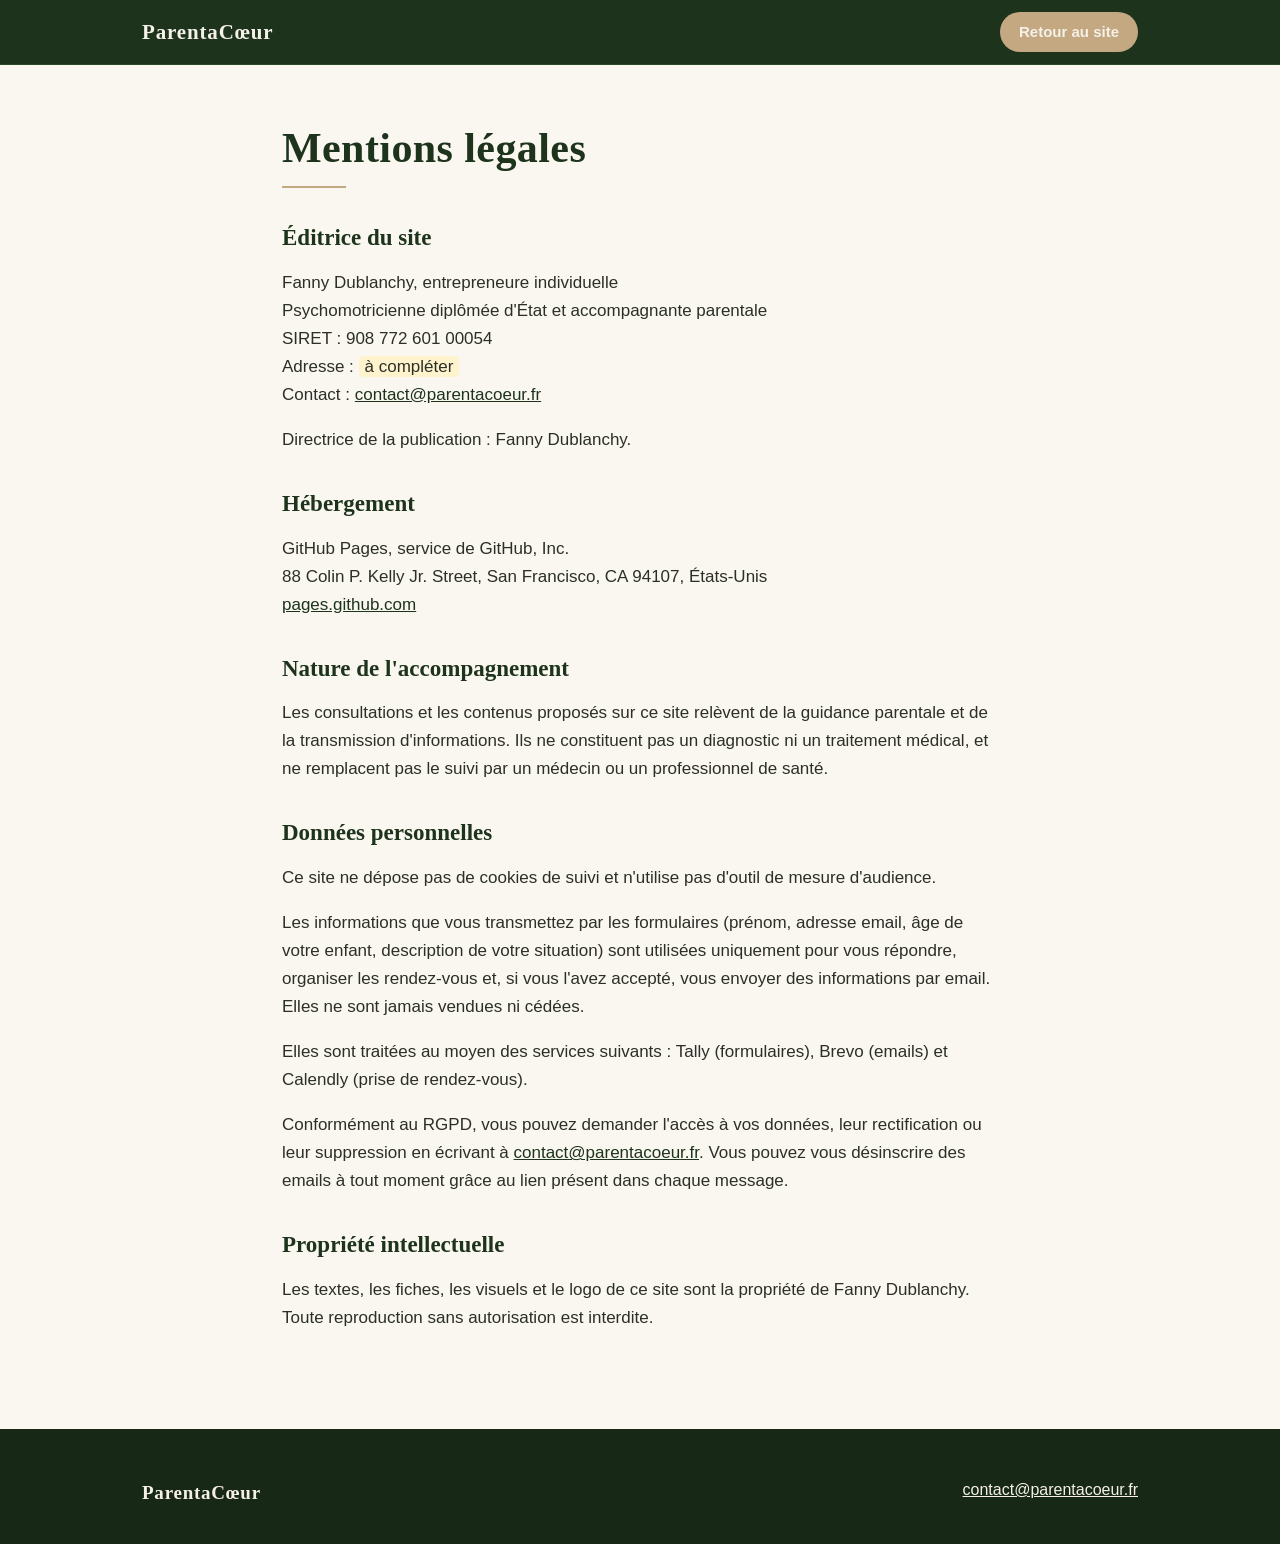
<file: mentions-legales.html>
<!doctype html>
<html lang="fr">
<head>
<meta charset="utf-8">
<meta name="viewport" content="width=device-width, initial-scale=1">
<title>Mentions légales · ParentaCœur</title>
<meta name="robots" content="noindex">
<link rel="icon" type="image/png" href="assets/favicon.png">
<link rel="stylesheet" href="style.css">
</head>
<body>

<header class="barre">
  <div class="contenu">
    <a class="marque" href="index.html">ParentaCœur</a>
    <nav class="menu" aria-label="Menu principal">
      <a class="bouton bouton-or petit" href="index.html">Retour au site</a>
    </nav>
  </div>
</header>

<main class="page">
  <div class="contenu etroit">
    <h1>Mentions légales</h1>
    <div class="filet"></div>

    <h2>Éditrice du site</h2>
    <p>Fanny Dublanchy, entrepreneure individuelle<br>
    Psychomotricienne diplômée d'État et accompagnante parentale<br>
    SIRET : 908 772 601 00054<br>
    Adresse : <span class="a-completer">à compléter</span><br>
    Contact : <a href="mailto:contact@parentacoeur.fr">contact@parentacoeur.fr</a></p>
    <p>Directrice de la publication : Fanny Dublanchy.</p>

    <h2>Hébergement</h2>
    <p>GitHub Pages, service de GitHub, Inc.<br>88 Colin P. Kelly Jr. Street, San Francisco, CA 94107, États-Unis<br><a href="https://pages.github.com" target="_blank" rel="noopener">pages.github.com</a></p>

    <h2>Nature de l'accompagnement</h2>
    <p>Les consultations et les contenus proposés sur ce site relèvent de la guidance parentale et de la transmission d'informations. Ils ne constituent pas un diagnostic ni un traitement médical, et ne remplacent pas le suivi par un médecin ou un professionnel de santé.</p>

    <h2>Données personnelles</h2>
    <p>Ce site ne dépose pas de cookies de suivi et n'utilise pas d'outil de mesure d'audience.</p>
    <p>Les informations que vous transmettez par les formulaires (prénom, adresse email, âge de votre enfant, description de votre situation) sont utilisées uniquement pour vous répondre, organiser les rendez-vous et, si vous l'avez accepté, vous envoyer des informations par email. Elles ne sont jamais vendues ni cédées.</p>
    <p>Elles sont traitées au moyen des services suivants : Tally (formulaires), Brevo (emails) et Calendly (prise de rendez-vous).</p>
    <p>Conformément au RGPD, vous pouvez demander l'accès à vos données, leur rectification ou leur suppression en écrivant à <a href="mailto:contact@parentacoeur.fr">contact@parentacoeur.fr</a>. Vous pouvez vous désinscrire des emails à tout moment grâce au lien présent dans chaque message.</p>

    <h2>Propriété intellectuelle</h2>
    <p>Les textes, les fiches, les visuels et le logo de ce site sont la propriété de Fanny Dublanchy. Toute reproduction sans autorisation est interdite.</p>
  </div>
</main>

<footer>
  <div class="contenu">
    <div class="pied">
      <a class="marque" href="index.html">ParentaCœur</a>
      <nav aria-label="Liens utiles"><a href="mailto:contact@parentacoeur.fr">contact@parentacoeur.fr</a></nav>
    </div>
  </div>
</footer>

</body>
</html>
</file>
<file: style.css>
/* Parentacoeur — habillage repris de la bannière : vert forêt, crème, or */
:root {
  --vert: #1d331c;
  --vert-fonce: #182816;
  --feuille: #2a4b25;
  --creme: #f5f0e8;
  --fond: #faf7f1;
  --or: #c4a882;
  --or-fonce: #8f7145;
  --texte: #2b2f27;
  --texte-doux: #5b5f55;
  --ligne: #e2dacb;
  --serif: "Playfair Display", Georgia, "Times New Roman", serif;
  --sans: "DM Sans", -apple-system, BlinkMacSystemFont, "Segoe UI", Roboto, Helvetica, Arial, sans-serif;
  --indigo: #3D3B8E;
  --ombre: 0 6px 24px rgba(29, 51, 28, .08);
}
* { box-sizing: border-box; }
html { scroll-behavior: smooth; }
body { margin: 0; font-family: var(--sans); color: var(--texte); background: var(--fond); font-size: 17px; line-height: 1.65; }
img { max-width: 100%; display: block; }
a { color: var(--vert); }
.contenu { max-width: 1040px; margin: 0 auto; padding: 0 22px; }
.etroit { max-width: 760px; }

/* Barre du haut */
.barre { position: sticky; top: 0; z-index: 10; background: var(--vert); color: var(--creme); border-bottom: 1px solid #2e4a2c; }
.barre .contenu { display: flex; align-items: center; justify-content: space-between; gap: 16px; min-height: 64px; }
.marque { display: flex; align-items: center; gap: 10px; text-decoration: none; color: var(--creme); font-family: var(--serif); font-weight: bold; font-size: 21px; letter-spacing: .04em; }
.marque svg { width: 34px; height: 34px; flex: none; }
.menu { display: flex; align-items: center; gap: 18px; flex-wrap: nowrap; white-space: nowrap; }
.menu a { color: var(--creme); text-decoration: none; font-size: 15px; opacity: .9; }
.menu a:hover { opacity: 1; text-decoration: underline; text-underline-offset: 4px; }
.menu a.bouton-or { opacity: 1; text-decoration: none; }

/* Boutons */
.bouton { display: inline-block; padding: 15px 28px; border-radius: 999px; text-decoration: none; font-weight: 600; font-size: 17px; line-height: 1.2; border: 1.5px solid transparent; transition: transform .15s ease, background .15s ease; }
.bouton:hover { transform: translateY(-1px); }
.bouton-or { background: var(--or); color: var(--vert-fonce); }
.bouton-or:hover { background: #d2b892; }
.bouton-vert { background: var(--vert); color: var(--creme); }
.bouton-vert:hover { background: #264324; }
.bouton-contour { border-color: var(--or); color: var(--creme); }
.bouton-contour-vert { border-color: var(--vert); color: var(--vert); }
.petit { padding: 10px 18px; font-size: 15px; }

/* Accueil */
.accueil { position: relative; overflow: hidden; color: var(--creme); text-align: center; padding: 84px 0 92px;
  background: linear-gradient(160deg, #21401f 0%, var(--vert) 48%, var(--vert-fonce) 100%); }
.accueil .feuille { position: absolute; background: var(--feuille); border-radius: 50%; opacity: .6; }
.accueil .f1 { width: 520px; height: 180px; left: -190px; top: -50px; transform: rotate(-16deg); }
.accueil .f2 { width: 400px; height: 140px; left: -140px; top: 110px; transform: rotate(-30deg); opacity: .35; }
.accueil .f3 { width: 520px; height: 170px; right: -200px; bottom: -30px; transform: rotate(22deg); }
.accueil .f4 { width: 380px; height: 130px; right: -120px; bottom: 120px; transform: rotate(12deg); opacity: .35; }
.accueil .contenu { position: relative; }
.surtitre { font-size: 13.5px; letter-spacing: .26em; text-transform: uppercase; color: var(--or); margin: 0 0 22px; }
h1 { font-family: var(--serif); font-size: clamp(34px, 5.4vw, 56px); line-height: 1.12; margin: 0 auto 20px; max-width: 16ch; letter-spacing: .01em; }
.accroche { font-family: var(--serif); font-size: clamp(18px, 2.3vw, 22px); line-height: 1.5; max-width: 34ch; margin: 0 auto 12px; }
.sous-accroche { max-width: 52ch; margin: 0 auto 34px; opacity: .88; }
.actions { display: flex; gap: 14px; justify-content: center; flex-wrap: wrap; }

/* Sections */
section { padding: 76px 0; }
.clair { background: #fff; }
h2 { font-family: var(--serif); color: var(--vert); font-size: clamp(27px, 3.6vw, 36px); line-height: 1.2; margin: 0 0 12px; }
.filet { width: 64px; border-top: 2px solid var(--or); margin: 0 0 26px; }
.centre { text-align: center; }
.centre .filet { margin-left: auto; margin-right: auto; }
.chapeau { font-family: var(--serif); font-size: 19.5px; line-height: 1.6; color: var(--texte); }
.label { font-size: 13px; letter-spacing: .24em; text-transform: uppercase; color: var(--or-fonce); margin: 0 0 10px; }

/* Vous vous reconnaissez */
.reconnaitre { list-style: none; padding: 0; margin: 26px 0 0; display: grid; gap: 12px; }
.reconnaitre li { background: var(--fond); border-left: 3px solid var(--or); padding: 14px 18px; font-family: var(--serif); font-style: italic; color: var(--vert); }

/* Piliers */
.piliers { display: grid; grid-template-columns: repeat(3, 1fr); gap: 16px; margin-top: 30px; }
@media (max-width: 820px) { .piliers { grid-template-columns: repeat(2, 1fr); } }
@media (max-width: 520px) { .piliers { grid-template-columns: 1fr; } }
.pilier { background: #fff; border: 1px solid var(--ligne); border-radius: 16px; padding: 24px 22px; box-shadow: var(--ombre); }
.pilier h3 { font-family: var(--serif); color: var(--vert); font-size: 20px; margin: 0 0 6px; }
.pilier p { margin: 0; font-size: 17px; color: var(--texte-doux); line-height: 1.55; }
.citation { margin: 44px auto 0; max-width: 30ch; text-align: center; font-family: var(--serif); font-size: clamp(22px, 3vw, 28px); line-height: 1.35; color: var(--vert); }
.citation span { display: block; color: var(--or-fonce); }

/* Consultation */
.offre { display: grid; grid-template-columns: 1.15fr .85fr; gap: 34px; align-items: start; margin-top: 30px; }
.etapes { list-style: none; padding: 0; margin: 0; counter-reset: etape; display: grid; gap: 18px; }
.etapes li { counter-increment: etape; position: relative; padding-left: 54px; }
.etapes li::before { content: counter(etape); position: absolute; left: 0; top: 0; width: 38px; height: 38px; border-radius: 50%; background: var(--vert); color: var(--creme); font-family: var(--serif); font-weight: bold; display: grid; place-items: center; }
.etapes strong { color: var(--vert); display: block; }
.carte-offre { background: var(--vert); color: var(--creme); border-radius: 18px; padding: 30px 28px; }
.carte-offre .label { color: var(--or); }
.prix { font-family: var(--serif); font-size: 46px; line-height: 1; margin: 4px 0 18px; }
.prix small { font-size: 16px; opacity: .8; font-family: var(--sans); }
.carte-offre ul { list-style: none; padding: 0; margin: 0 0 24px; display: grid; gap: 9px; font-size: 17px; }
.carte-offre li { padding-left: 24px; position: relative; }
.carte-offre li::before { content: "→"; position: absolute; left: 0; color: var(--or); }
.carte-offre .bouton { display: block; text-align: center; }
.carte-offre .lien-doux { display: block; text-align: center; margin-top: 14px; color: var(--creme); font-size: 16px; }

/* Rendez-vous gratuit */
.rdv { background: var(--vert); color: var(--creme); }
.rdv h2 { color: var(--creme); }
.rdv .encart { display: grid; grid-template-columns: auto 1fr; gap: 30px; align-items: center; }
.date { border: 1.5px solid var(--or); border-radius: 16px; padding: 18px 26px; text-align: center; font-family: var(--serif); }
.date .jour { font-size: 54px; line-height: 1; }
.date .mois { letter-spacing: .2em; text-transform: uppercase; font-size: 13px; color: var(--or); font-family: var(--sans); }
.date .heure { margin-top: 8px; font-size: 17px; }
.rdv p { opacity: .92; }

/* Ressources */
.ressources { display: grid; grid-template-columns: repeat(auto-fit, minmax(270px, 1fr)); gap: 18px; margin-top: 30px; }
.ressource { background: #fff; border: 1px solid var(--ligne); border-radius: 18px; padding: 28px 26px; display: flex; flex-direction: column; box-shadow: var(--ombre); }
.ressource h3 { font-family: var(--serif); color: var(--vert); font-size: 21px; line-height: 1.3; margin: 0 0 8px; }
.ressource p { margin: 0 0 20px; font-size: 17px; color: var(--texte-doux); flex: 1; }
.etiquette { align-self: flex-start; font-size: 12.5px; letter-spacing: .18em; text-transform: uppercase; padding: 4px 10px; border-radius: 999px; margin-bottom: 14px; }
.offert { background: #e9efe4; color: var(--vert); }
.payant { background: #f3e9d8; color: var(--or-fonce); }

/* À propos */
.apropos { display: grid; grid-template-columns: 320px 1fr; gap: 42px; align-items: start; }
.apropos img { border-radius: 18px; aspect-ratio: 4 / 5; object-fit: cover; object-position: 50% 30%; width: 100%; height: auto; }
.signature { font-family: var(--serif); font-style: italic; color: var(--vert); font-size: 19px; margin-top: 18px; }

/* Pied de page */
footer { background: var(--vert-fonce); color: var(--creme); padding: 48px 0 36px; font-size: 16px; }
footer a { color: var(--creme); }
.pied { display: flex; justify-content: space-between; gap: 24px; flex-wrap: wrap; align-items: flex-start; }
.pied .marque { font-size: 19px; }
.pied nav { display: flex; gap: 18px; flex-wrap: wrap; }
.mention { margin-top: 26px; padding-top: 18px; border-top: 1px solid #2c4329; font-size: 14.5px; opacity: .75; max-width: 80ch; }

/* Page mentions légales */
.page { padding: 60px 0 80px; }
.page h1 { color: var(--vert); margin: 0 0 14px; max-width: none; font-size: clamp(30px, 4.5vw, 42px); }
.page h2 { font-size: 23px; margin-top: 36px; }
.a-completer { background: #fff3cd; padding: 1px 6px; border-radius: 4px; }

@media (max-width: 820px) {
  .menu a:not(.bouton) { display: none; }
  section { padding: 56px 0; }
  .accueil { padding: 62px 0 70px; }
  .offre, .apropos, .rdv .encart { grid-template-columns: 1fr; }
  .apropos img { max-width: 300px; }
  .date { justify-self: start; }
}

.bientot { opacity: .55; cursor: default; text-align: center; }
.bientot:hover { transform: none; }

/* Refonte nov. 2026 : photo d'accueil, cartes, contact */
.accueil-grille { display: grid; grid-template-columns: 1.1fr .9fr; gap: 48px; align-items: center; text-align: left; }
.accueil-grille h1, .accueil-grille .accroche, .accueil-grille .sous-accroche { margin-left: 0; }
.accueil-grille .actions { justify-content: flex-start; }
.accueil-photo { width: 100%; height: auto; max-width: 420px; justify-self: end; aspect-ratio: 4 / 5; object-fit: cover; object-position: 50% 40%; border-radius: 28px; box-shadow: 0 18px 50px rgba(0, 0, 0, .35); }
.teinte { background: linear-gradient(180deg, #f3eee3 0%, #e9efe4 100%); }
.cartes { display: grid; grid-template-columns: repeat(3, 1fr); gap: 20px; margin-top: 34px; }
.carte { background: #fff; border-radius: 20px; padding: 30px 26px; text-decoration: none; color: var(--texte); box-shadow: var(--ombre); display: flex; flex-direction: column; transition: transform .15s ease; }
.carte:hover { transform: translateY(-3px); }
.carte h3 { font-family: var(--serif); color: var(--vert); font-size: 22px; line-height: 1.3; margin: 14px 0 8px; }
.carte p { margin: 0 0 18px; flex: 1; }
.carte-lien { color: var(--or-fonce); font-weight: 600; }
.icone { width: 42px; height: 42px; fill: none; stroke: var(--or-fonce); stroke-width: 1.6; stroke-linecap: round; stroke-linejoin: round; }
/* Carte diplômes (accueil) */
.accueil-grille h1 { max-width: 18ch; }
.carte-titres { justify-self: end; width: 100%; max-width: 400px; text-align: left; background: rgba(245, 240, 232, .06); border: 1px solid rgba(196, 168, 130, .55); border-radius: 22px; padding: 28px 30px; box-shadow: 0 18px 50px rgba(0, 0, 0, .25); }
.carte-titres .label { color: var(--or); font-size: 12px; margin: 18px 0 8px; }
.carte-titres .label:first-child { margin-top: 0; }
.carte-titres ul { list-style: none; padding: 0; margin: 0; display: grid; gap: 8px; }
.carte-titres li { padding-left: 18px; position: relative; font-size: 15.5px; line-height: 1.45; }
.carte-titres li::before { content: ""; position: absolute; left: 0; top: .62em; width: 7px; height: 7px; border-radius: 50%; background: var(--or); }
.carte-titres li strong { display: block; font-family: var(--serif); font-size: 18px; font-weight: 600; color: var(--creme); }
.carte-titres li span { font-size: 14px; opacity: .75; }
.carte-titres p:not(.label) { margin: 0; font-size: 15.5px; line-height: 1.45; opacity: .92; }
@media (max-width: 820px) { .carte-titres { justify-self: center; } }
.grand { font-size: 19px; padding: 18px 34px; margin-top: 8px; }
.contacts { display: flex; gap: 12px; justify-content: center; flex-wrap: wrap; margin-top: 22px; }
@media (max-width: 820px) {
  .accueil-grille { grid-template-columns: 1fr; gap: 34px; text-align: center; }
  .accueil-grille h1, .accueil-grille .accroche, .accueil-grille .sous-accroche { margin-left: auto; }
  .accueil-grille .actions { justify-content: center; }
  .accueil-photo { justify-self: center; max-width: 340px; }
  .cartes { grid-template-columns: 1fr; }
  .bouton { padding: 16px 26px; }
}
@media (max-width: 520px) {
  .barre .contenu { gap: 10px; }
  .marque { font-size: 18px; }
  .marque svg { width: 28px; height: 28px; }
  .menu .petit { padding: 9px 14px; font-size: 14px; }
  .accueil-texte, .accueil-photo { min-width: 0; }
  .surtitre { letter-spacing: .14em; }
}

/* Consultation Boussole */
.boussole { display: grid; grid-template-columns: 1fr auto; gap: 30px; align-items: center; margin-top: 34px; padding: 30px 32px; border-radius: 20px; background: linear-gradient(180deg, #f3eee3 0%, #e9efe4 100%); box-shadow: var(--ombre); }
.boussole h3 { font-family: var(--serif); color: var(--vert); font-size: 24px; margin: 0 0 10px; }
.boussole p { margin: 0 0 10px; }
.boussole-note { font-size: 16px; color: var(--texte-doux); }
.boussole-prix { text-align: center; }
.boussole-prix .prix { color: var(--vert); margin: 0 0 4px; }
.boussole-prix p { margin: 0 0 16px; color: var(--texte-doux); }
@media (max-width: 820px) { .boussole { grid-template-columns: 1fr; padding: 26px 22px; } .boussole-prix { text-align: left; } }
</file>
